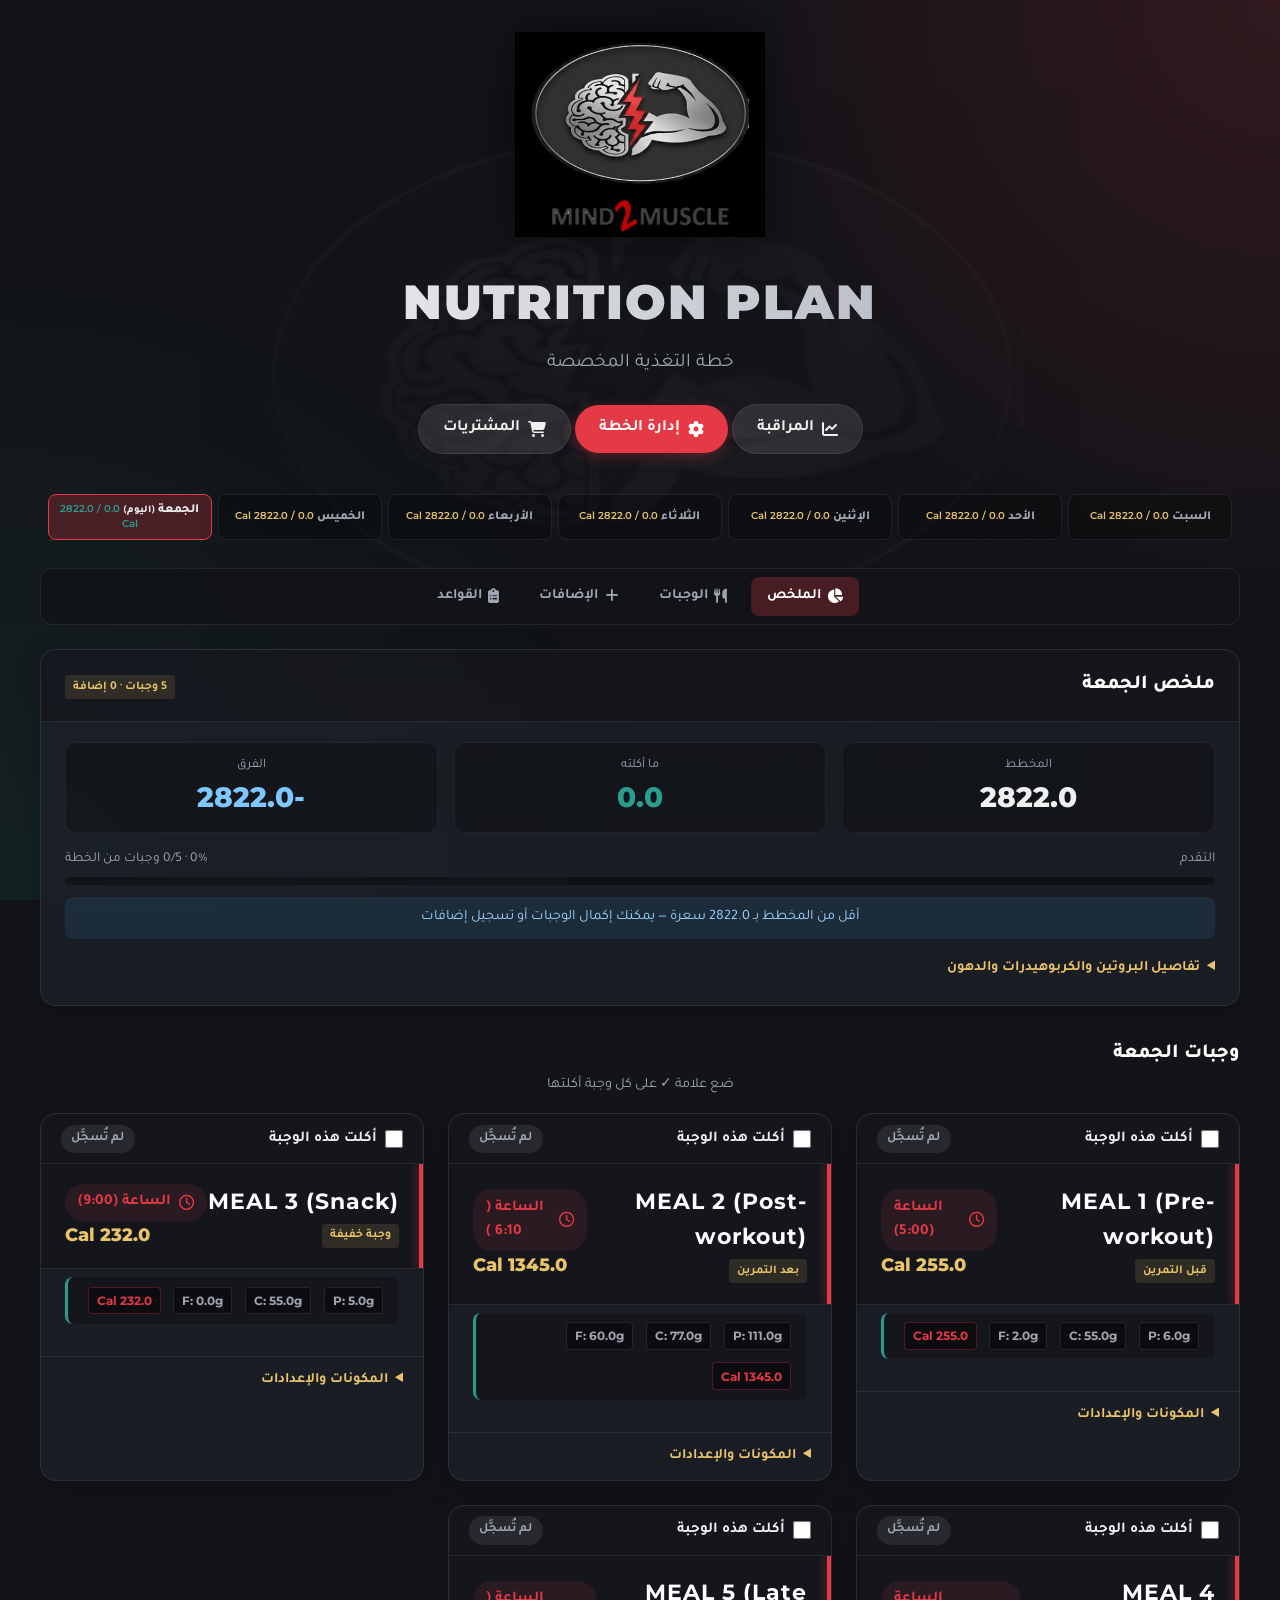
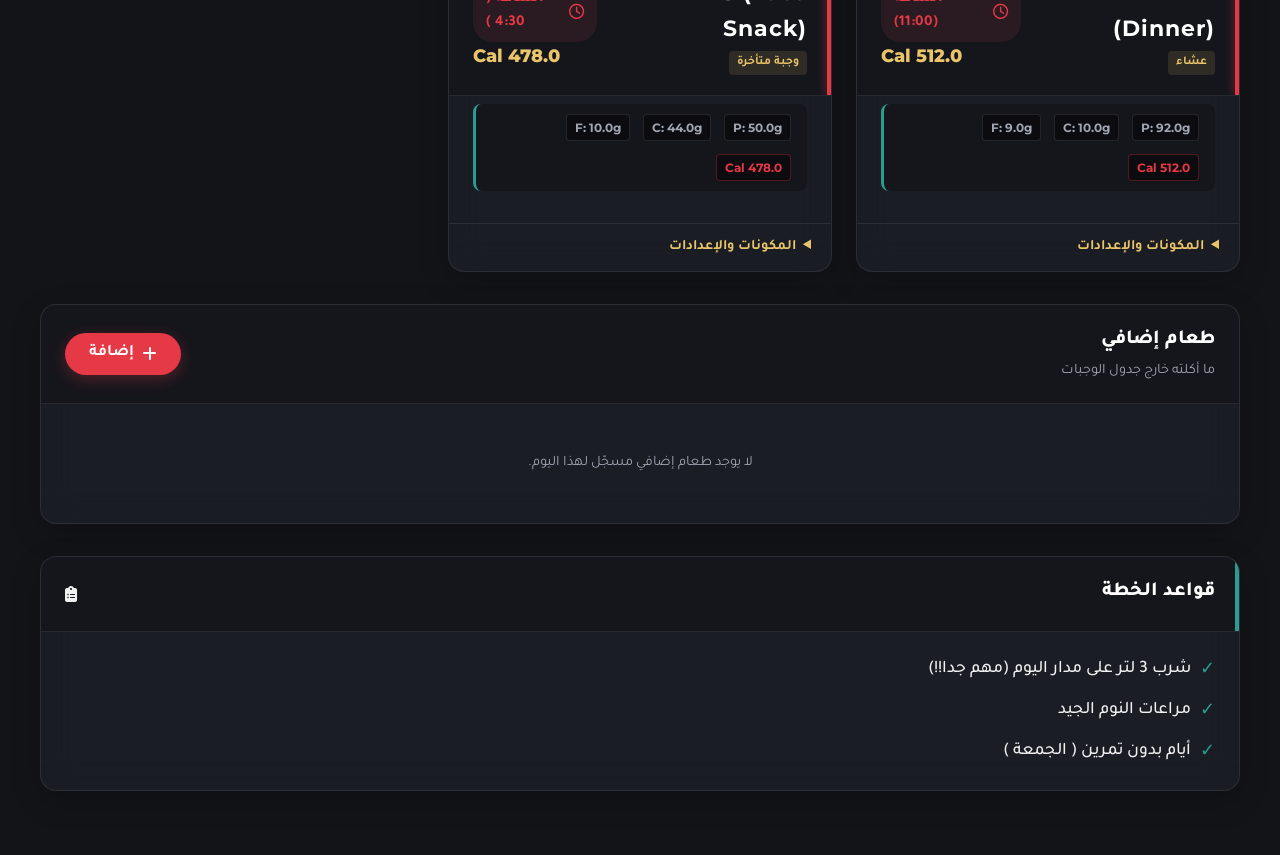
<file: index.html>
<!DOCTYPE html>
<html lang="ar" dir="rtl">

<head>
    <meta charset="UTF-8">
    <meta name="viewport" content="width=device-width, initial-scale=1.0">
    <title>Mind2Muscle - Nutrition Plan</title>
    <link
        href="https://fonts.googleapis.com/css2?family=Tajawal:wght@400;500;700;800&family=Montserrat:wght@700;900&display=swap"
        rel="stylesheet">
    <link rel="stylesheet" href="style.css">
    <link rel="stylesheet" href="dashboard.css">
    <link rel="stylesheet" href="https://cdnjs.cloudflare.com/ajax/libs/font-awesome/6.4.0/css/all.min.css">
</head>

<body class="home-page">

    <div class="watermark"></div>

    <div class="container">
        <header class="header-section">
            <div class="logo-container">
                <img src="image1_1.jpeg" alt="Mind2Muscle" class="logo" id="main-logo"
                    onerror="this.src='image1_3.png'; if(this.src=='image1_3.png') {this.onerror=function(){this.style.display='none';}}">
            </div>
            <h1 class="main-title" id="plan-title">Nutrition Plan</h1>
            <p class="subtitle" id="plan-subtitle">خطة التغذية المخصصة</p>
            <div class="header-action">
                <a href="progress.html" class="btn btn-secondary"><i class="fa-solid fa-chart-line"></i> المراقبة</a>
                <a href="manage.html" class="btn btn-primary"><i class="fa-solid fa-gear"></i> إدارة الخطة</a>
                <a href="manage.html?tab=grocery" class="btn btn-secondary"><i class="fa-solid fa-cart-shopping"></i> المشتريات</a>
            </div>
        </header>

        <nav class="week-day-nav" id="week-day-nav" aria-label="أيام الأسبوع"></nav>

        <nav class="dash-jump-nav" aria-label="أقسام الصفحة">
            <a href="#section-summary" class="dash-jump-link"><i class="fa-solid fa-chart-pie"></i> الملخص</a>
            <a href="#section-meals" class="dash-jump-link"><i class="fa-solid fa-utensils"></i> الوجبات</a>
            <a href="#section-extras" class="dash-jump-link"><i class="fa-solid fa-plus"></i> الإضافات</a>
            <a href="#section-rules" class="dash-jump-link"><i class="fa-solid fa-clipboard-list"></i> القواعد</a>
        </nav>

        <section id="section-summary" class="dash-section">
            <div id="day-macros-summary" class="summary-shell" aria-live="polite"></div>
        </section>

        <section id="section-meals" class="dash-section">
            <div class="section-head">
                <h2 class="section-title" id="meals-section-title">وجبات اليوم</h2>
                <p class="section-desc">ضع علامة ✓ على كل وجبة أكلتها</p>
            </div>
            <div class="meals-grid" id="meals-container"></div>
        </section>

        <section id="section-extras" class="dash-section">
            <div class="card extras-card">
                <div class="card-header extras-card-header">
                    <div>
                        <h2 class="section-title">طعام إضافي</h2>
                        <p class="section-desc">ما أكلته خارج جدول الوجبات</p>
                    </div>
                    <button type="button" id="btn-add-intake" class="btn btn-primary">
                        <i class="fa-solid fa-plus"></i> إضافة
                    </button>
                </div>
                <div class="card-body">
                    <div id="intake-extras-list" class="extras-list"></div>
                </div>
            </div>
        </section>

        <section id="section-rules" class="dash-section">
            <div class="card rules-card">
                <div class="card-header">
                    <h2 class="section-title">قواعد الخطة</h2>
                    <i class="fa-solid fa-clipboard-list header-icon"></i>
                </div>
                <div class="card-body">
                    <ul class="rules-items" id="rules-container"></ul>
                </div>
            </div>
        </section>
    </div>

    <div id="intake-modal" class="intake-modal" hidden aria-hidden="true" role="dialog" aria-labelledby="intake-modal-title" aria-modal="true">
        <div class="intake-modal-backdrop" data-close-intake></div>
        <div class="intake-modal-panel card">
            <div class="intake-modal-header">
                <h3 id="intake-modal-title">إضافة طعام</h3>
                <button type="button" class="btn-icon" data-close-intake aria-label="إغلاق"><i class="fa-solid fa-xmark"></i></button>
            </div>
            <div class="intake-type-tabs">
                <button type="button" class="intake-type-btn active" data-intake-type="meal">وجبة من القوالب</button>
                <button type="button" class="intake-type-btn" data-intake-type="food">طعام من المكتبة</button>
                <button type="button" class="intake-type-btn" data-intake-type="custom">إدخال يدوي</button>
            </div>
            <div class="intake-modal-body">
                <div class="intake-form-panel" data-panel="meal">
                    <label for="intake-meal-search">بحث</label>
                    <input type="search" id="intake-meal-search" class="form-control" placeholder="ابحث عن وجبة...">
                    <label for="intake-meal-select">الوجبة</label>
                    <select id="intake-meal-select" class="form-control" size="5"></select>
                    <label for="intake-meal-servings">عدد الحصص</label>
                    <input type="number" id="intake-meal-servings" class="form-control" value="1" min="0.25" step="0.25">
                </div>
                <div class="intake-form-panel" data-panel="food" hidden>
                    <label for="intake-food-search">بحث</label>
                    <input type="search" id="intake-food-search" class="form-control" placeholder="ابحث عن طعام...">
                    <label for="intake-food-select">الطعام</label>
                    <select id="intake-food-select" class="form-control" size="5"></select>
                    <label for="intake-food-amount">الكمية</label>
                    <div class="intake-qty-row">
                        <input type="number" id="intake-food-amount" class="form-control" value="1" min="0.01" step="0.01">
                        <span id="intake-food-unit-label" class="intake-unit-label"></span>
                    </div>
                </div>
                <div class="intake-form-panel" data-panel="custom" hidden>
                    <label for="intake-custom-name">ماذا أكلت؟</label>
                    <input type="text" id="intake-custom-name" class="form-control" placeholder="مثال: قهوة مع حليب">
                    <p class="text-muted" style="margin:0.75rem 0 0.5rem;font-size:0.85rem;">القيم الغذائية (اختياري)</p>
                    <div class="intake-custom-macros">
                        <div><label for="intake-custom-p">بروتين</label><input type="number" id="intake-custom-p" class="form-control" min="0" step="0.1" value="0"></div>
                        <div><label for="intake-custom-c">كربوهيدرات</label><input type="number" id="intake-custom-c" class="form-control" min="0" step="0.1" value="0"></div>
                        <div><label for="intake-custom-f">دهون</label><input type="number" id="intake-custom-f" class="form-control" min="0" step="0.1" value="0"></div>
                        <div><label for="intake-custom-cal">سعرات</label><input type="number" id="intake-custom-cal" class="form-control" min="0" step="0.1" value="0"></div>
                    </div>
                </div>
            </div>
            <div class="intake-modal-footer">
                <button type="button" class="btn btn-secondary" data-close-intake>إلغاء</button>
                <button type="button" class="btn btn-primary" id="intake-modal-save"><i class="fa-solid fa-check"></i> حفظ</button>
            </div>
        </div>
    </div>

    <script src="data.js"></script>
    <script src="app.js"></script>
</body>

</html>
</file>
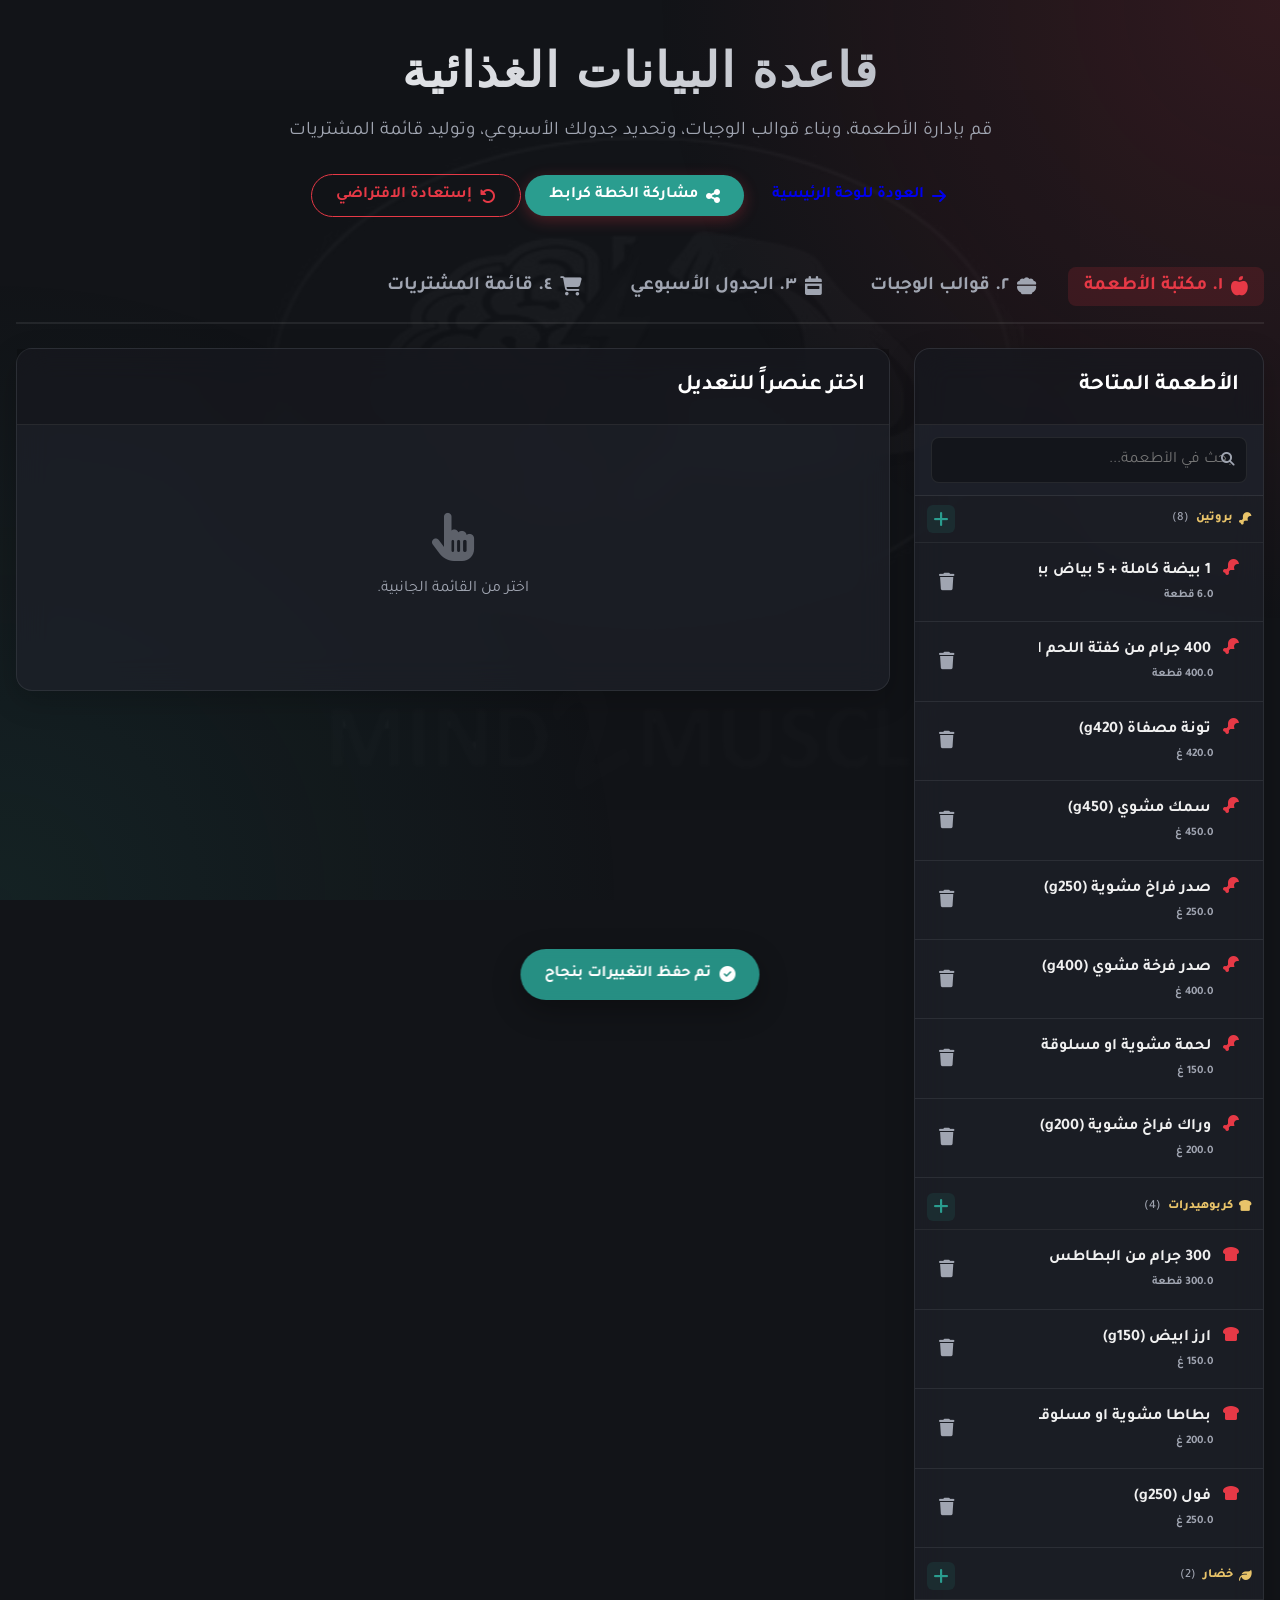
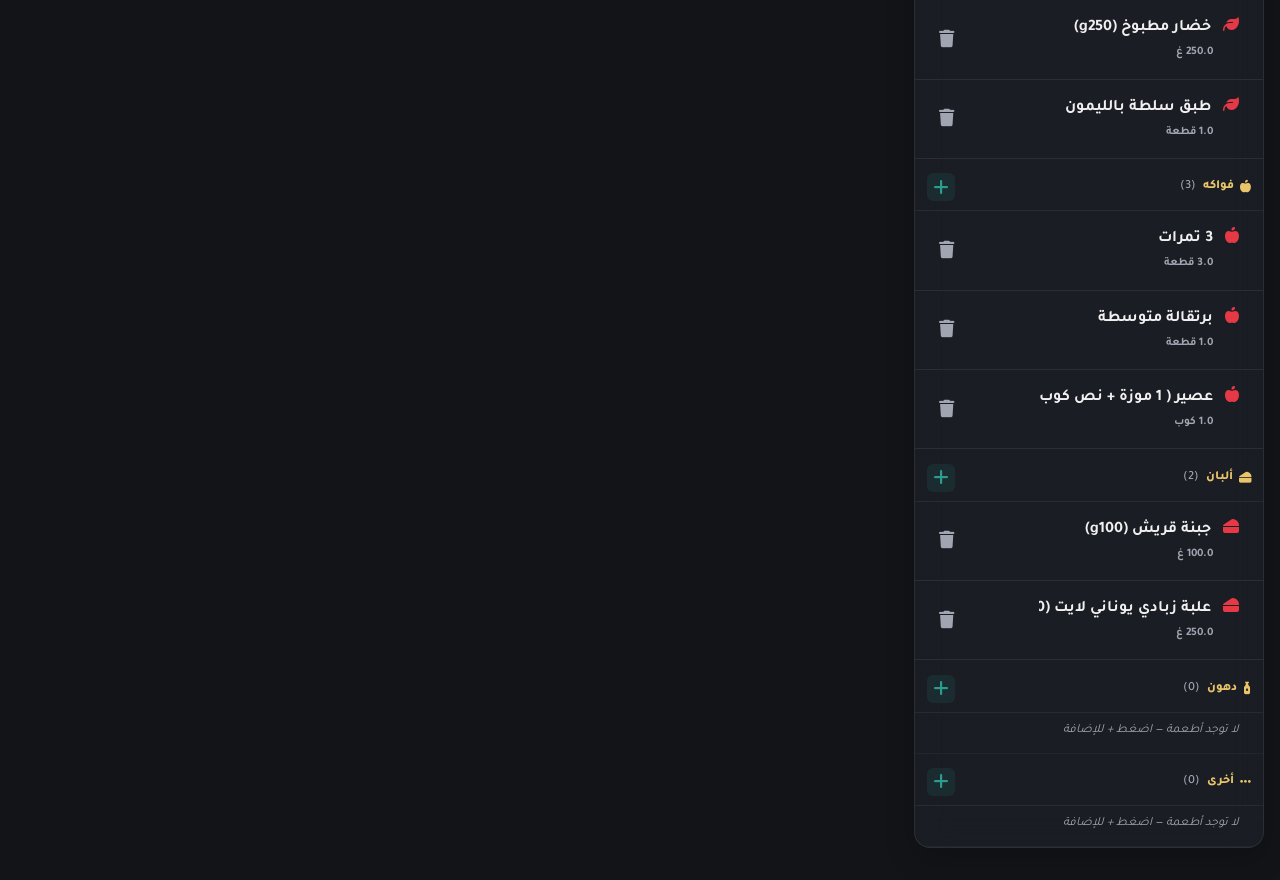
<file: manage.html>
<!DOCTYPE html>
<html lang="ar" dir="rtl">

<head>
    <meta charset="UTF-8">
    <meta name="viewport" content="width=device-width, initial-scale=1.0">
    <title>إدارة قاعدة البيانات الغذائية</title>
    <link
        href="https://fonts.googleapis.com/css2?family=Tajawal:wght@400;500;700;800&family=Montserrat:wght@700;900&display=swap"
        rel="stylesheet">
    <link rel="stylesheet" href="style.css">
    <link rel="stylesheet" href="https://cdnjs.cloudflare.com/ajax/libs/font-awesome/6.4.0/css/all.min.css">
</head>

<body class="manage-page">

    <div class="watermark"></div>

    <div class="container manage-container">

        <header class="header-section">
            <h1 class="main-title">قاعدة البيانات الغذائية</h1>
            <p class="subtitle" style="margin-bottom:1rem;">قم بإدارة الأطعمة، وبناء قوالب الوجبات، وتحديد جدولك الأسبوعي، وتوليد قائمة المشتريات
            </p>
            <div class="header-action">
                <a href="index.html" class="btn"><i class="fa-solid fa-arrow-right"></i> العودة للوحة الرئيسية</a>
                <button id="btn-share-link" class="btn btn-primary" style="background:var(--accent-green);"><i
                        class="fa-solid fa-share-nodes"></i> مشاركة الخطة كرابط</button>
                <button id="btn-reset-all" class="btn btn-danger"><i class="fa-solid fa-rotate-left"></i> إستعادة
                    الافتراضي</button>
            </div>
        </header>

        <!-- Tabs Navigation -->
        <div class="tabs-nav">
            <button class="tab-btn active" data-tab="foods"><i class="fa-solid fa-apple-whole"></i> ١. مكتبة
                الأطعمة</button>
            <button class="tab-btn" data-tab="meals"><i class="fa-solid fa-bowl-food"></i> ٢. قوالب الوجبات</button>
            <button class="tab-btn" data-tab="schedule"><i class="fa-solid fa-calendar-week"></i> ٣. الجدول
                الأسبوعي</button>
            <button class="tab-btn" data-tab="grocery"><i class="fa-solid fa-cart-shopping"></i> ٤. قائمة
                المشتريات</button>
        </div>

        <div class="management-grid">

            <!-- Left Sidebar (Dynamic List) -->
            <div class="card sidebar-card" id="sidebar">
                <div class="card-header">
                    <h2 class="section-title" id="sidebar-title">العناصر</h2>
                    <button id="btn-add-item" class="btn-icon" title="إضافة جديد"><i
                            class="fa-solid fa-plus"></i></button>
                </div>
                <div class="card-body" id="list-container">
                    <!-- Populated by manage.js -->
                </div>
            </div>

            <!-- Right Area (Editor) -->
            <div class="card editor-card" id="editor">
                <div class="card-header">
                    <h2 class="section-title" id="editor-title">اختر عنصراً للتعديل</h2>
                </div>
                <div class="card-body" id="editor-content">
                    <div class="empty-state">
                        <i class="fa-solid fa-hand-pointer"></i>
                        <p>اختر من القائمة الجانبية.</p>
                    </div>
                </div>
            </div>

        </div>

        <div id="save-toast" class="toast">
            <i class="fa-solid fa-check-circle"></i> تم حفظ التغييرات بنجاح
        </div>
    </div>

    <!-- Searchable Select Modal (Injected via JS but styled in CSS) -->

    <script src="data.js"></script>
    <script src="manage.js"></script>
</body>

</html>
</file>
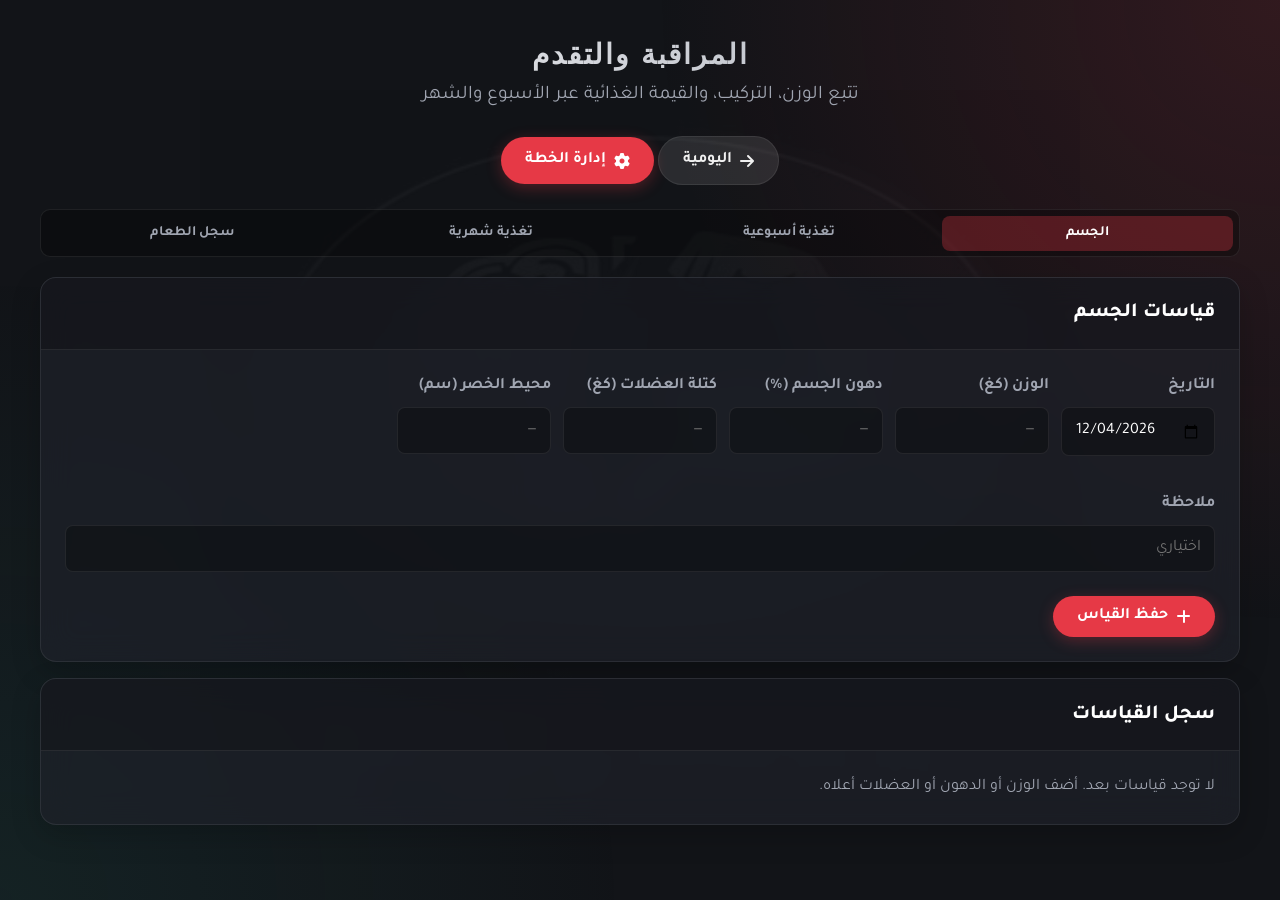
<file: progress.html>
<!DOCTYPE html>
<html lang="ar" dir="rtl">

<head>
    <meta charset="UTF-8">
    <meta name="viewport" content="width=device-width, initial-scale=1.0">
    <title>المراقبة الأسبوعية والشهرية - Mind2Muscle</title>
    <link
        href="https://fonts.googleapis.com/css2?family=Tajawal:wght@400;500;700;800&family=Montserrat:wght@700;900&display=swap"
        rel="stylesheet">
    <link rel="stylesheet" href="style.css">
    <link rel="stylesheet" href="dashboard.css">
    <link rel="stylesheet" href="progress.css">
    <link rel="stylesheet" href="https://cdnjs.cloudflare.com/ajax/libs/font-awesome/6.4.0/css/all.min.css">
</head>

<body class="home-page progress-page">

    <div class="watermark"></div>

    <div class="container">
        <header class="header-section" style="margin-bottom:1.5rem;">
            <h1 class="main-title" style="font-size:1.75rem;">المراقبة والتقدم</h1>
            <p class="subtitle">تتبع الوزن، التركيب، والقيمة الغذائية عبر الأسبوع والشهر</p>
            <div class="header-action">
                <a href="index.html" class="btn btn-secondary"><i class="fa-solid fa-arrow-right"></i> اليومية</a>
                <a href="manage.html" class="btn btn-primary"><i class="fa-solid fa-gear"></i> إدارة الخطة</a>
            </div>
        </header>

        <nav class="progress-tabs" role="tablist">
            <button type="button" class="progress-tab active" data-tab="body" role="tab">الجسم</button>
            <button type="button" class="progress-tab" data-tab="week" role="tab">تغذية أسبوعية</button>
            <button type="button" class="progress-tab" data-tab="month" role="tab">تغذية شهرية</button>
            <button type="button" class="progress-tab" data-tab="foodlog" role="tab">سجل الطعام</button>
        </nav>

        <!-- Body metrics -->
        <section class="progress-panel active" data-panel="body" id="panel-body">
            <div class="card">
                <div class="card-header">
                    <h2 class="section-title" style="margin:0;">قياسات الجسم</h2>
                </div>
                <div class="card-body">
                    <form id="body-metric-form" class="body-form">
                        <div class="body-form-row">
                            <div class="form-group">
                                <label for="body-date">التاريخ</label>
                                <input type="date" id="body-date" class="form-control" required>
                            </div>
                            <div class="form-group">
                                <label for="body-weight">الوزن (كغ)</label>
                                <input type="number" id="body-weight" class="form-control" step="0.1" min="0" placeholder="—">
                            </div>
                            <div class="form-group">
                                <label for="body-fat">دهون الجسم (%)</label>
                                <input type="number" id="body-fat" class="form-control" step="0.1" min="0" max="100" placeholder="—">
                            </div>
                            <div class="form-group">
                                <label for="body-muscle">كتلة العضلات (كغ)</label>
                                <input type="number" id="body-muscle" class="form-control" step="0.1" min="0" placeholder="—">
                            </div>
                            <div class="form-group">
                                <label for="body-waist">محيط الخصر (سم)</label>
                                <input type="number" id="body-waist" class="form-control" step="0.1" min="0" placeholder="—">
                            </div>
                        </div>
                        <div class="form-group">
                            <label for="body-note">ملاحظة</label>
                            <input type="text" id="body-note" class="form-control" placeholder="اختياري">
                        </div>
                        <button type="submit" class="btn btn-primary"><i class="fa-solid fa-plus"></i> حفظ القياس</button>
                    </form>
                </div>
            </div>
            <div class="card" style="margin-top:1rem;">
                <div class="card-header">
                    <h2 class="section-title" style="margin:0;">سجل القياسات</h2>
                </div>
                <div class="card-body">
                    <div id="body-metrics-table"></div>
                </div>
            </div>
        </section>

        <!-- Weekly nutrition -->
        <section class="progress-panel" data-panel="week" id="panel-week" hidden>
            <div class="period-controls card">
                <div class="card-body period-controls-inner">
                    <button type="button" class="btn btn-secondary btn-sm" id="week-prev"><i class="fa-solid fa-chevron-right"></i></button>
                    <span id="week-range-label" class="period-label"></span>
                    <button type="button" class="btn btn-secondary btn-sm" id="week-next"><i class="fa-solid fa-chevron-left"></i></button>
                    <button type="button" class="btn btn-sm" id="week-this">هذا الأسبوع</button>
                </div>
            </div>
            <div id="week-report"></div>
        </section>

        <!-- Monthly nutrition -->
        <section class="progress-panel" data-panel="month" id="panel-month" hidden>
            <div class="period-controls card">
                <div class="card-body period-controls-inner">
                    <button type="button" class="btn btn-secondary btn-sm" id="month-prev"><i class="fa-solid fa-chevron-right"></i></button>
                    <span id="month-range-label" class="period-label"></span>
                    <button type="button" class="btn btn-secondary btn-sm" id="month-next"><i class="fa-solid fa-chevron-left"></i></button>
                    <button type="button" class="btn btn-sm" id="month-this">هذا الشهر</button>
                </div>
            </div>
            <div id="month-report"></div>
        </section>

        <!-- Food log -->
        <section class="progress-panel" data-panel="foodlog" id="panel-foodlog" hidden>
            <div class="period-controls card">
                <div class="card-body period-controls-inner">
                    <label class="foodlog-filter">
                        <input type="checkbox" id="foodlog-flagged-only"> عرض المُعلَّم للمراجعة فقط
                    </label>
                    <select id="foodlog-range" class="form-control" style="max-width:160px;">
                        <option value="week">هذا الأسبوع</option>
                        <option value="month">هذا الشهر</option>
                        <option value="30">آخر 30 يوم</option>
                    </select>
                </div>
            </div>
            <div class="card">
                <div class="card-header">
                    <h2 class="section-title" style="margin:0;">الإضافات والأطعمة المسجّلة</h2>
                    <span class="text-muted" style="font-size:0.85rem;">علّم الخطأ من الصفحة اليومية بزر <i class="fa-solid fa-flag"></i></span>
                </div>
                <div class="card-body">
                    <div id="food-log-table"></div>
                </div>
            </div>
        </section>
    </div>

    <script src="data.js"></script>
    <script src="progress.js"></script>
</body>

</html>
</file>
<file: style.css>
:root {
    --bg-color: #121418;
    --card-bg: rgba(30, 34, 42, 0.7);
    --card-border: rgba(255, 255, 255, 0.08);
    --text-primary: #f0f0f0;
    --text-secondary: #a0a5b1;
    --accent-red: #e63946;
    --accent-red-glow: rgba(230, 57, 70, 0.6);
    --accent-green: #2a9d8f;
    --accent-yellow: #e9c46a;
    --btn-primary-bg: #e63946;
    --btn-primary-hover: #c92f3b;
    --highlight-bg: rgba(230, 57, 70, 0.15);
    --glass-blur: blur(16px);
    --transition-speed: 0.3s;
}

* {
    margin: 0;
    padding: 0;
    box-sizing: border-box;
}

body {
    font-family: 'Tajawal', sans-serif;
    background-color: var(--bg-color);
    color: var(--text-primary);
    min-height: 100vh;
    padding: 2rem 1rem;
    position: relative;
    overflow-x: hidden;
    line-height: 1.6;
}

/* Background Effects */
body::before {
    content: '';
    position: fixed;
    top: 0;
    left: 0;
    width: 100%;
    height: 100%;
    background: radial-gradient(circle at top right, rgba(230, 57, 70, 0.15), transparent 40%),
        radial-gradient(circle at bottom left, rgba(42, 157, 143, 0.1), transparent 40%);
    z-index: -2;
    pointer-events: none;
}

.watermark {
    position: fixed;
    top: 50%;
    left: 50%;
    transform: translate(-50%, -50%);
    width: 80vw;
    height: 80vh;
    background-image: url('image1_1.jpeg');
    background-repeat: no-repeat;
    background-position: center;
    background-size: contain;
    opacity: 0.03;
    z-index: -1;
    pointer-events: none;
    filter: grayscale(100%);
}

.container {
    max-width: 1200px;
    margin: 0 auto;
    position: relative;
    z-index: 1;
}

/* Header */
.header-section {
    text-align: center;
    margin-bottom: 3rem;
    animation: fadeInDown 0.8s ease-out;
}

.logo {
    max-width: 250px;
    filter: drop-shadow(0 0 20px rgba(0, 0, 0, 0.5));
    transition: transform var(--transition-speed);
    margin-bottom: 1rem;
}

.logo:hover {
    transform: scale(1.05);
}

.main-title {
    font-family: 'Montserrat', sans-serif;
    font-size: 3rem;
    font-weight: 900;
    text-transform: uppercase;
    letter-spacing: 2px;
    background: linear-gradient(90deg, #fff, var(--text-secondary));
    -webkit-background-clip: text;
    background-clip: text;
    -webkit-text-fill-color: transparent;
    margin-bottom: 0.5rem;
}

.subtitle {
    font-size: 1.2rem;
    color: var(--text-secondary);
}

.header-action {
    margin-top: 1.5rem;
}

/* Buttons */
.btn {
    display: inline-flex;
    align-items: center;
    gap: 0.5rem;
    padding: 0.7rem 1.5rem;
    border-radius: 30px;
    font-family: 'Tajawal', sans-serif;
    font-weight: 700;
    text-decoration: none;
    cursor: pointer;
    transition: all 0.3s ease;
    border: none;
    font-size: 1rem;
}

.btn-primary {
    background: var(--btn-primary-bg);
    color: white;
    box-shadow: 0 4px 15px rgba(230, 57, 70, 0.3);
}

.btn-primary:hover {
    background: var(--btn-primary-hover);
    transform: translateY(-2px);
    box-shadow: 0 6px 20px rgba(230, 57, 70, 0.5);
}

.btn-secondary {
    background: rgba(255, 255, 255, 0.1);
    color: var(--text-primary);
    border: 1px solid var(--card-border);
}

.btn-secondary:hover {
    background: rgba(255, 255, 255, 0.2);
}

.btn-danger {
    background: transparent;
    color: var(--accent-red);
    border: 1px solid var(--accent-red);
}

.btn-danger:hover {
    background: var(--accent-red);
    color: white;
}

.btn-icon {
    background: transparent;
    border: none;
    cursor: pointer;
    color: var(--text-primary);
    transition: color 0.2s;
    font-size: 1.1rem;
}

.btn-icon:hover {
    color: var(--accent-red);
}

.text-danger {
    color: var(--accent-red) !important;
}

.text-green {
    color: var(--accent-green) !important;
}

.text-muted {
    color: var(--text-secondary) !important;
}

/* Grids */
.meals-grid {
    display: grid;
    grid-template-columns: repeat(auto-fit, minmax(350px, 1fr));
    gap: 1.5rem;
    margin-bottom: 2rem;
}

.extras-grid {
    display: grid;
    grid-template-columns: repeat(auto-fit, minmax(400px, 1fr));
    gap: 1.5rem;
}

/* Glass Cards */
.card {
    background: var(--card-bg);
    backdrop-filter: var(--glass-blur);
    -webkit-backdrop-filter: var(--glass-blur);
    border: 1px solid var(--card-border);
    border-radius: 16px;
    overflow: hidden;
    box-shadow: 0 10px 30px rgba(0, 0, 0, 0.2);
    transition: transform var(--transition-speed), box-shadow var(--transition-speed), border-color var(--transition-speed);
    animation: fadeInUp 0.8s ease-out backwards;
}

.card:hover {
    border-color: rgba(255, 255, 255, 0.15);
}

/* Card Headers */
.card-header {
    background: rgba(0, 0, 0, 0.2);
    padding: 1.2rem 1.5rem;
    display: flex;
    justify-content: space-between;
    align-items: center;
    border-bottom: 1px solid var(--card-border);
    position: relative;
    overflow: hidden;
}

.meal-card .card-header::before {
    content: '';
    position: absolute;
    top: 0;
    right: 0;
    width: 4px;
    height: 100%;
    background: var(--accent-red);
    box-shadow: 0 0 10px var(--accent-red-glow);
}

.rules-card .card-header::before {
    content: '';
    position: absolute;
    top: 0;
    right: 0;
    width: 4px;
    height: 100%;
    background: var(--accent-green);
}

.meal-title {
    font-family: 'Montserrat', sans-serif;
    font-size: 1.4rem;
    font-weight: 700;
    color: #fff;
    letter-spacing: 1px;
}

.section-title {
    font-size: 1.4rem;
    font-weight: 700;
    color: #fff;
    display: flex;
    align-items: center;
    gap: 0.5rem;
}

.meal-time {
    display: flex;
    align-items: center;
    gap: 0.5rem;
    color: var(--accent-red);
    font-weight: 700;
    background: rgba(230, 57, 70, 0.1);
    padding: 0.4rem 0.8rem;
    border-radius: 20px;
    font-size: 0.95rem;
}

/* Card Body / Main View Dashboard */
.card-body {
    padding: 1.5rem;
}

.meal-components-wrapper {
    display: flex;
    flex-direction: column;
    gap: 1rem;
}

.alt-hint-meal {
    border-right: 2px solid var(--accent-green);
    padding-right: 0.5rem;
}

.alt-hint-schedule {
    margin-top: 0.5rem;
    border-right: 2px solid var(--accent-yellow);
    padding-right: 0.5rem;
}

/* Weekly day navigation */
.week-day-nav {
    display: flex;
    flex-wrap: wrap;
    gap: 0.4rem;
    justify-content: center;
    margin: 1.25rem 0 0.75rem;
    padding: 0.5rem;
}

.sidebar-week-nav {
    justify-content: stretch;
    margin: 0 0 0.75rem;
    padding: 0.75rem;
    border-bottom: 1px solid var(--card-border);
}

.week-day-btn {
    flex: 1;
    min-width: 2.5rem;
    padding: 0.45rem 0.35rem;
    border: 1px solid var(--card-border);
    border-radius: 8px;
    background: rgba(0, 0, 0, 0.25);
    color: var(--text-secondary);
    font-family: 'Tajawal', sans-serif;
    font-size: 0.78rem;
    font-weight: 700;
    cursor: pointer;
    transition: all 0.2s;
}

.week-day-btn--macros {
    display: flex;
    flex-direction: column;
    align-items: center;
    gap: 0.15rem;
    line-height: 1.2;
}

.week-day-label {
    font-weight: 800;
}

.week-day-macros {
    font-size: 0.62rem;
    font-weight: 600;
    font-family: 'Montserrat', sans-serif;
    color: var(--accent-yellow);
    direction: ltr;
}

.week-day-macros--empty {
    color: var(--text-secondary);
    opacity: 0.5;
}

.week-day-btn.active .week-day-macros {
    color: var(--accent-green);
}

.sidebar-week-nav .week-day-btn {
    font-size: 0.72rem;
    padding: 0.4rem 0.2rem;
}

.week-day-btn:hover {
    border-color: rgba(255, 255, 255, 0.2);
    color: var(--text-primary);
}

.week-day-btn.active {
    background: rgba(230, 57, 70, 0.25);
    border-color: var(--accent-red);
    color: var(--text-primary);
}

.week-day-count {
    display: inline-block;
    margin-right: 0.2rem;
    font-size: 0.65rem;
    background: rgba(255, 255, 255, 0.12);
    padding: 0.05rem 0.35rem;
    border-radius: 4px;
}

.week-day-heading {
    text-align: center;
    font-size: 1.1rem;
    font-weight: 800;
    color: var(--accent-yellow);
    margin: 0 0 0.5rem;
}

.day-macros-summary {
    margin: 0 auto 1.25rem;
    max-width: 720px;
}

.day-macros-summary--empty {
    display: none;
}

.day-macros-card {
    background: rgba(0, 0, 0, 0.3);
    border: 1px solid rgba(241, 196, 15, 0.25);
    border-radius: 10px;
    padding: 0.85rem 1.1rem;
    text-align: center;
}

.day-macros-title {
    font-size: 0.9rem;
    font-weight: 700;
    color: var(--accent-yellow);
    margin-bottom: 0.55rem;
    display: flex;
    align-items: center;
    justify-content: center;
    gap: 0.45rem;
}

.day-macros-badges {
    justify-content: center;
    flex-wrap: wrap;
}

.day-macros-compare {
    display: grid;
    grid-template-columns: repeat(auto-fit, minmax(200px, 1fr));
    gap: 0.75rem;
}

.day-macros-card--planned {
    border-color: rgba(255, 255, 255, 0.12);
}

.day-macros-card--eaten {
    border-color: rgba(46, 204, 113, 0.35);
}

.day-macros-card--diff {
    border-color: rgba(241, 196, 15, 0.35);
}

.day-macros-diff-hint {
    font-size: 0.78rem;
    color: var(--text-secondary);
    margin: 0.5rem 0 0;
    text-align: center;
}

.macro-diff--over {
    border-color: rgba(230, 57, 70, 0.5);
    color: #ff8a8a;
}

.macro-diff--under {
    border-color: rgba(52, 152, 219, 0.5);
    color: #7ec8ff;
}

.macro-diff--even {
    opacity: 0.85;
}

.dashboard-planned-header,
.intake-extras-header {
    display: flex;
    flex-wrap: wrap;
    align-items: center;
    justify-content: space-between;
    gap: 0.75rem;
    margin: 1.25rem 0 0.75rem;
}

.dashboard-section-title {
    font-size: 1rem;
    font-weight: 800;
    margin: 0;
    display: flex;
    align-items: center;
    gap: 0.45rem;
    color: var(--accent-yellow);
}

.dashboard-section-hint {
    font-size: 0.8rem;
    color: var(--text-secondary);
    margin: 0;
    flex: 1 1 100%;
}

body.dashboard-page .intake-extras-section {
    margin: 0;
}

.intake-extras-list {
    display: flex;
    flex-direction: column;
    gap: 0.5rem;
}

.intake-extras-empty {
    font-size: 0.88rem;
    color: var(--text-secondary);
    padding: 1rem;
    text-align: center;
    background: rgba(0, 0, 0, 0.2);
    border-radius: 8px;
}

.intake-extra-row {
    display: flex;
    align-items: center;
    justify-content: space-between;
    gap: 0.75rem;
    padding: 0.75rem 1rem;
}

.intake-extra-main {
    flex: 1;
    min-width: 0;
    display: flex;
    flex-wrap: wrap;
    align-items: center;
    gap: 0.5rem 1rem;
}

.intake-extra-name {
    font-weight: 700;
}

.intake-extra-macros {
    flex: 1 1 100%;
}

.meal-eaten-toggle {
    display: flex;
    align-items: center;
    gap: 0.5rem;
    margin-bottom: 0.75rem;
    padding: 0.5rem 0.75rem;
    background: rgba(46, 204, 113, 0.08);
    border: 1px solid rgba(46, 204, 113, 0.25);
    border-radius: 8px;
    cursor: pointer;
    font-weight: 700;
    font-size: 0.9rem;
}

.meal-eaten-toggle input {
    width: 1.15rem;
    height: 1.15rem;
    accent-color: var(--accent-green);
}

.meal-card--eaten {
    border-color: rgba(46, 204, 113, 0.45);
    box-shadow: 0 0 0 1px rgba(46, 204, 113, 0.15);
}

.meal-card--eaten .meal-eaten-toggle {
    background: rgba(46, 204, 113, 0.2);
}

.meal-card:not(.meal-card--eaten) .meal-eaten-toggle-text {
    color: var(--text-secondary);
}

/* Intake modal */
.intake-modal {
    position: fixed;
    inset: 0;
    z-index: 1000;
    display: flex;
    align-items: center;
    justify-content: center;
    padding: 1rem;
}

.intake-modal[hidden] {
    display: none;
}

.intake-modal-backdrop {
    position: absolute;
    inset: 0;
    background: rgba(0, 0, 0, 0.65);
}

.intake-modal-panel {
    position: relative;
    width: 100%;
    max-width: 420px;
    max-height: 90vh;
    overflow-y: auto;
    z-index: 1;
    padding: 0;
}

.intake-modal-header {
    display: flex;
    justify-content: space-between;
    align-items: center;
    padding: 1rem 1.25rem;
    border-bottom: 1px solid var(--card-border);
}

.intake-modal-header h3 {
    margin: 0;
    font-size: 1.05rem;
}

.intake-type-tabs {
    display: flex;
    flex-wrap: wrap;
    gap: 0.35rem;
    padding: 0.75rem 1rem 0;
}

.intake-type-btn {
    flex: 1;
    min-width: 5rem;
    padding: 0.45rem 0.5rem;
    border: 1px solid var(--card-border);
    border-radius: 6px;
    background: rgba(0, 0, 0, 0.25);
    color: var(--text-secondary);
    font-family: 'Tajawal', sans-serif;
    font-size: 0.75rem;
    font-weight: 700;
    cursor: pointer;
}

.intake-type-btn.active {
    background: rgba(230, 57, 70, 0.25);
    border-color: var(--accent-red);
    color: white;
}

.intake-modal-body {
    padding: 1rem 1.25rem;
}

.intake-modal-body label {
    display: block;
    font-size: 0.85rem;
    font-weight: 700;
    margin-bottom: 0.35rem;
    color: var(--text-secondary);
}

.intake-modal-body .form-control {
    width: 100%;
    margin-bottom: 0.75rem;
    padding: 0.5rem 0.65rem;
    border: 1px solid var(--card-border);
    border-radius: 6px;
    background: rgba(0, 0, 0, 0.3);
    color: var(--text-primary);
    font-family: 'Tajawal', sans-serif;
}

.intake-modal-body select.form-control {
    min-height: 8rem;
}

.intake-qty-row {
    display: flex;
    gap: 0.5rem;
    align-items: center;
}

.intake-unit-label {
    font-weight: 700;
    color: var(--accent-yellow);
    min-width: 3rem;
}

.intake-custom-macros {
    display: grid;
    grid-template-columns: repeat(4, 1fr);
    gap: 0.5rem;
}

.intake-custom-macros label {
    font-size: 0.72rem;
    margin-bottom: 0.2rem;
}

.intake-modal-footer {
    display: flex;
    justify-content: flex-end;
    gap: 0.5rem;
    padding: 0.75rem 1.25rem 1rem;
    border-top: 1px solid var(--card-border);
}

.empty-day-card {
    grid-column: 1 / -1;
    text-align: center;
    padding: 2rem;
}

.empty-day-card .empty-state {
    padding: 2rem;
}

.schedule-day-meals-title {
    font-size: 0.9rem;
    font-weight: 700;
    color: var(--text-secondary);
    margin: 0 0 0.65rem;
}

.schedule-day-meals {
    list-style: none;
    margin: 0;
    padding: 0;
}

.schedule-day-meal-row {
    display: grid;
    grid-template-columns: 1fr 2fr auto;
    gap: 0.5rem;
    align-items: center;
    padding: 0.55rem 0.75rem;
    background: rgba(0, 0, 0, 0.2);
    border-radius: 6px;
    margin-bottom: 0.35rem;
    font-size: 0.88rem;
}

.schedule-day-meal-time {
    color: var(--text-secondary);
    font-size: 0.8rem;
}

.schedule-day-meal-macros {
    font-family: 'Montserrat', sans-serif;
    font-weight: 700;
    color: var(--accent-yellow);
    direction: ltr;
    text-align: left;
}

.meal-category-badge {
    display: inline-block;
    margin-top: 0.25rem;
    font-size: 0.75rem;
    font-weight: 700;
    color: var(--accent-yellow);
    background: rgba(233, 196, 106, 0.12);
    padding: 0.15rem 0.5rem;
    border-radius: 4px;
}

.meal-component-nested {
    border-right: 3px solid var(--accent-green);
    background: rgba(42, 157, 143, 0.06);
    padding-right: 0.75rem;
    border-radius: 6px;
}

.nested-icon {
    color: var(--accent-green) !important;
}

.nested-meal-items,
.nested-meal-preview {
    list-style: none;
    margin: 0.5rem 0 0.75rem 0;
    padding: 0 1.5rem 0 0;
    font-size: 0.82rem;
    color: var(--text-secondary);
}

.nested-meal-items li,
.nested-meal-preview li {
    padding: 0.2rem 0;
}

.nested-meal-preview {
    background: rgba(0, 0, 0, 0.15);
    border-radius: 6px;
    padding: 0.5rem 0.75rem;
    margin-bottom: 0.5rem;
}

.meal-component {
    background: rgba(0, 0, 0, 0.15);
    border-radius: 10px;
    padding: 1rem;
    border-right: 3px solid var(--accent-red);
    position: relative;
}

.component-main {
    display: flex;
    align-items: flex-start;
    gap: 0.8rem;
    margin-bottom: 0.5rem;
    font-size: 1.1rem;
    font-weight: 700;
}

.component-icon {
    margin-top: 0.2rem;
    color: var(--text-secondary);
    font-size: 1rem;
}

.component-food-meta {
    display: block;
    font-size: 0.75rem;
    color: var(--accent-yellow);
    margin-top: 0.2rem;
    font-weight: 500;
}

.component-text {
    flex-grow: 1;
}

.alt-hint {
    font-size: 0.85rem;
    color: var(--accent-yellow);
    display: flex;
    align-items: center;
    gap: 0.4rem;
    margin-right: 1.8rem;
    margin-bottom: 0.8rem;
    opacity: 0.8;
}

.component-actions {
    display: flex;
    justify-content: flex-end;
}

.btn-swap {
    background: rgba(255, 255, 255, 0.05);
    color: var(--text-primary);
    border: 1px solid rgba(255, 255, 255, 0.1);
    padding: 0.4rem 0.8rem;
    border-radius: 6px;
    font-size: 0.85rem;
    text-decoration: none;
    transition: all 0.2s;
    display: inline-flex;
    align-items: center;
    gap: 0.4rem;
}

.btn-swap:hover {
    background: rgba(230, 57, 70, 0.2);
    border-color: var(--accent-red);
    color: white;
}

.btn-edit-meal {
    color: var(--text-secondary);
    text-decoration: none;
    font-size: 0.9rem;
    transition: color 0.2s;
}

.btn-edit-meal:hover {
    color: white;
}

/* Rules */
.rules-items {
    list-style: none;
    display: flex;
    flex-direction: column;
    gap: 0.8rem;
}

.rules-items li {
    position: relative;
    padding-right: 1.5rem;
    font-size: 1.1rem;
    font-weight: 500;
}

.rules-items li::before {
    position: absolute;
    right: 0;
    top: 2px;
    color: var(--accent-green);
    content: '✓';
    font-size: 1.1rem;
}

/* =========================================
   MANAGEMENT DASHBOARD STYLES
   ========================================= */

.manage-container {
    max-width: 1400px;
}

.management-grid {
    display: grid;
    grid-template-columns: 350px 1fr;
    gap: 1.5rem;
    align-items: start;
}

@media (max-width: 900px) {
    .management-grid {
        grid-template-columns: 1fr;
    }
}

/* Sidebar Nav */
.sidebar-card .card-body {
    padding: 0;
}

.nav-list {
    list-style: none;
    margin: 0;
    padding: 0;
}

.nav-item {
    border-bottom: 1px solid var(--card-border);
}

.sidebar-foods-tools {
    padding: 0.75rem 1rem;
    border-bottom: 1px solid var(--card-border);
    position: sticky;
    top: 0;
    z-index: 2;
    background: var(--card-bg, rgba(20, 20, 24, 0.98));
}

.sidebar-search-wrap {
    position: relative;
}

.sidebar-search-icon {
    position: absolute;
    right: 0.75rem;
    top: 50%;
    transform: translateY(-50%);
    color: var(--text-secondary);
    font-size: 0.85rem;
    pointer-events: none;
}

.sidebar-search {
    padding-right: 2.25rem;
    font-size: 0.9rem;
}

.nav-meal-category-header {
    color: var(--accent-red);
}

.nav-meal-category-header .btn-add-category {
    color: var(--accent-red) !important;
    background: rgba(230, 57, 70, 0.12);
}

.dropdown-category-label {
    padding: 0.5rem 1rem 0.25rem;
    font-size: 0.72rem;
    font-weight: 800;
    color: var(--accent-yellow);
    cursor: default;
    border-bottom: 1px solid rgba(255, 255, 255, 0.05);
    display: flex;
    align-items: center;
    gap: 0.35rem;
}

.dropdown-category-label:hover {
    background: transparent;
}

.nav-category-header {
    padding: 0.55rem 0.75rem;
    font-size: 0.78rem;
    font-weight: 800;
    color: var(--accent-yellow);
    text-transform: none;
    letter-spacing: 0;
    border-bottom: 1px solid rgba(255, 255, 255, 0.06);
    margin-top: 0.35rem;
    display: flex;
    align-items: center;
    justify-content: space-between;
    gap: 0.5rem;
}

.nav-category-label {
    display: flex;
    align-items: center;
    gap: 0.4rem;
    min-width: 0;
}

.btn-add-category {
    flex-shrink: 0;
    color: var(--accent-green) !important;
    background: rgba(42, 157, 143, 0.12);
    border-radius: 6px;
    width: 28px;
    height: 28px;
}

.btn-add-category:hover {
    background: rgba(42, 157, 143, 0.25);
}

.nav-category-empty {
    padding: 0.5rem 1.5rem 0.75rem;
    font-size: 0.78rem;
    color: var(--text-secondary);
    font-style: italic;
    border-bottom: 1px solid rgba(255, 255, 255, 0.04);
}

.nav-category-header:first-child {
    margin-top: 0;
}

.nav-category-count {
    color: var(--text-secondary);
    font-weight: 500;
}

.nav-item-text {
    flex-grow: 1;
    min-width: 0;
    display: flex;
    flex-direction: column;
    gap: 0.15rem;
}

.nav-item-title {
    display: block;
}

.nav-item-meta {
    font-size: 0.72rem;
    color: var(--text-secondary);
    padding-right: 1.6rem;
}

.nav-item--draggable .nav-header {
    cursor: grab;
}

.nav-item--draggable .nav-header:active {
    cursor: grabbing;
}

.nav-item--draggable .btn-delete {
    cursor: pointer;
}

.nav-item--draggable.is-dragging {
    opacity: 0.55;
}

.nav-item--draggable.is-dragging .nav-header {
    border-color: var(--accent-red);
    box-shadow: 0 4px 12px rgba(230, 57, 70, 0.25);
}

.schedule-drag-handle {
    color: var(--text-secondary);
    cursor: grab;
    flex-shrink: 0;
    padding: 0.25rem 0.35rem;
}

.schedule-drag-handle:active {
    cursor: grabbing;
}

.nav-list--sortable .nav-item--draggable + .nav-item--draggable {
    margin-top: 0;
}

.schedule-copy-panel {
    margin-bottom: 0;
}

.schedule-copy-desc {
    font-size: 0.88rem;
    color: var(--text-secondary);
    margin: 0 0 0.65rem;
}

.schedule-copy-row {
    display: flex;
    flex-wrap: wrap;
    align-items: flex-end;
    gap: 0.5rem;
}

.schedule-copy-row label {
    font-size: 0.85rem;
    width: 100%;
}

.schedule-copy-row .form-control {
    flex: 1;
    min-width: 160px;
}

.schedule-copy-divider {
    height: 1px;
    background: rgba(255, 255, 255, 0.08);
    margin: 1rem 0;
}

.schedule-copy-targets {
    display: flex;
    flex-wrap: wrap;
    gap: 0.5rem 1rem;
    margin-bottom: 0.75rem;
}

.schedule-copy-target {
    display: flex;
    align-items: center;
    gap: 0.35rem;
    font-size: 0.88rem;
    cursor: pointer;
}

.schedule-copy-target small {
    color: var(--text-secondary);
}

.schedule-copy-actions {
    display: flex;
    flex-wrap: wrap;
    gap: 0.5rem;
}

.nav-header {
    padding: 1rem 1.5rem;
    display: flex;
    justify-content: space-between;
    align-items: center;
    cursor: pointer;
    font-weight: 700;
    transition: background 0.2s;
}

.nav-header:hover {
    background: rgba(255, 255, 255, 0.05);
}

.nav-header.active {
    background: rgba(230, 57, 70, 0.15);
    border-right: 4px solid var(--accent-red);
}

.nav-sublist {
    list-style: none;
    background: rgba(0, 0, 0, 0.2);
}

.nav-subitem {
    padding: 0.8rem 1.5rem 0.8rem 2.5rem;
    cursor: pointer;
    color: var(--text-secondary);
    transition: color 0.2s, background 0.2s;
    font-size: 0.95rem;
    display: flex;
    align-items: center;
}

.nav-subitem::before {
    content: '•';
    margin-left: 0.5rem;
    color: var(--accent-yellow);
}

.nav-subitem:hover {
    color: white;
    background: rgba(255, 255, 255, 0.03);
}

.nav-subitem.active {
    color: white;
    background: rgba(255, 255, 255, 0.05);
    font-weight: 700;
}

/* Editor Forms */
.form-group {
    margin-bottom: 1.5rem;
}

.form-group label {
    display: block;
    margin-bottom: 0.5rem;
    font-weight: 700;
    color: var(--text-secondary);
}

.form-control {
    width: 100%;
    background: rgba(0, 0, 0, 0.3);
    border: 1px solid var(--card-border);
    color: white;
    padding: 0.8rem;
    border-radius: 8px;
    font-family: 'Tajawal', sans-serif;
    font-size: 1rem;
    transition: border-color 0.3s;
}

.form-control:focus {
    outline: none;
    border-color: var(--accent-red);
}

textarea.form-control {
    resize: vertical;
}

.highlighted-group {
    background: rgba(230, 57, 70, 0.05);
    padding: 1.5rem;
    border-radius: 8px;
    border: 1px solid rgba(230, 57, 70, 0.2);
}

.manager-list {
    display: flex;
    flex-direction: column;
    gap: 0.8rem;
}

.manager-list-item {
    background: rgba(255, 255, 255, 0.03);
    border: 1px solid var(--card-border);
    border-radius: 8px;
    padding: 0.8rem;
    display: flex;
    align-items: center;
    gap: 1rem;
}

.drag-handle {
    color: var(--text-secondary);
    cursor: grab;
    padding: 0 0.5rem;
}

.item-content {
    flex-grow: 1;
}

.item-actions {
    display: flex;
    gap: 0.8rem;
}

.flex-col {
    flex-direction: column;
    gap: 0.4rem;
}

.empty-state {
    text-align: center;
    padding: 4rem 2rem;
    color: var(--text-secondary);
}

.empty-state i {
    font-size: 3rem;
    margin-bottom: 1rem;
    opacity: 0.5;
}

.empty-state-small {
    text-align: center;
    padding: 2rem;
    border: 1px dashed var(--card-border);
    border-radius: 8px;
}

/* Truncate long texts */
.truncate {
    white-space: nowrap;
    overflow: hidden;
    text-overflow: ellipsis;
    max-width: 200px;
}

/* Toast */
.toast {
    position: fixed;
    bottom: -100px;
    left: 50%;
    transform: translateX(-50%);
    background: rgba(42, 157, 143, 0.9);
    color: white;
    padding: 0.8rem 1.5rem;
    border-radius: 30px;
    font-weight: 700;
    box-shadow: 0 10px 30px rgba(0, 0, 0, 0.3);
    display: flex;
    align-items: center;
    gap: 0.5rem;
    transition: bottom 0.4s cubic-bezier(0.175, 0.885, 0.32, 1.275);
    z-index: 1000;
    backdrop-filter: blur(5px);
}

.toast.show {
    bottom: 30px;
}

/* =========================================
   RELATIONAL DATABASE UI (TABS & DROPDOWNS)
   ========================================= */

.tabs-nav {
    display: flex;
    gap: 1rem;
    margin-bottom: 1.5rem;
    flex-wrap: wrap;
    border-bottom: 2px solid var(--card-border);
    padding-bottom: 1rem;
}

.tab-btn {
    background: transparent;
    color: var(--text-secondary);
    border: none;
    font-size: 1.2rem;
    font-family: 'Tajawal', sans-serif;
    font-weight: 700;
    cursor: pointer;
    padding: 0.5rem 1rem;
    border-radius: 8px;
    transition: all 0.2s;
    display: flex;
    align-items: center;
    gap: 0.5rem;
}

.tab-btn:hover {
    background: rgba(255, 255, 255, 0.05);
    color: white;
}

.tab-btn.active {
    background: var(--highlight-bg);
    color: var(--accent-red);
}

/* Searchable Custom Dropdown */
.searchable-dropdown {
    position: relative;
    width: 100%;
    font-family: 'Tajawal', sans-serif;
}

.dropdown-header {
    background: rgba(0, 0, 0, 0.3);
    border: 1px solid var(--card-border);
    color: white;
    padding: 0.8rem 1rem;
    border-radius: 8px;
    cursor: pointer;
    display: flex;
    justify-content: space-between;
    align-items: center;
    transition: border-color 0.3s;
}

.dropdown-header:hover {
    border-color: rgba(255, 255, 255, 0.2);
}

.management-grid .editor-card.card {
    overflow: visible;
}

.management-grid .editor-card .card-body {
    overflow: visible;
}

.meal-slot,
.nested-meal-dropdown-holder,
.active-dropdown-holder {
    overflow: visible;
    position: relative;
}

.searchable-dropdown {
    z-index: 1;
}

.searchable-dropdown:focus-within {
    z-index: 10001;
}

.dropdown-body {
    position: absolute;
    top: calc(100% + 5px);
    left: 0;
    right: 0;
    width: 100%;
    background: #1e222a;
    border: 1px solid var(--accent-red);
    border-radius: 8px;
    z-index: 10002;
    box-shadow: 0 10px 30px rgba(0, 0, 0, 0.5);
    overflow: hidden;
}

.nested-meal-dropdown:focus-within .dropdown-body {
    border-color: var(--accent-green);
}

.dropdown-search {
    border: none !important;
    border-bottom: 1px solid var(--card-border) !important;
    border-radius: 0 !important;
    background: transparent !important;
}

.dropdown-list {
    list-style: none;
    max-height: 200px;
    overflow-y: auto;
    margin: 0;
    padding: 0;
}

.dropdown-list li {
    padding: 0.8rem 1rem;
    cursor: pointer;
    color: var(--text-primary);
    border-bottom: 1px solid rgba(255, 255, 255, 0.02);
    transition: background 0.2s;
}

.dropdown-list li:hover {
    background: rgba(230, 57, 70, 0.2);
}

.dropdown-list li.selected {
    background: rgba(230, 57, 70, 0.4);
    font-weight: 700;
}

.dropdown-list li.dropdown-empty-msg {
    cursor: default;
    color: var(--text-secondary);
    font-style: italic;
}

.dropdown-list li.dropdown-empty-msg:hover {
    background: transparent;
}

.dropdown-action {
    padding: 0.8rem;
    border-top: 1px solid var(--card-border);
    background: rgba(0, 0, 0, 0.2);
}

/* Animations */
@keyframes fadeInUp {
    from {
        opacity: 0;
        transform: translateY(30px);
    }

    to {
        opacity: 1;
        transform: translateY(0);
    }
}

@keyframes fadeInDown {
    from {
        opacity: 0;
        transform: translateY(-30px);
    }

    to {
        opacity: 1;
        transform: translateY(0);
    }
}


/* =========================================
   MACRONUTRIENTS BADGES
   ========================================= */

.comp-macros {
    display: flex;
    gap: 0.5rem;
    flex-wrap: wrap;
    margin-top: 0.5rem;
    margin-bottom: 0.5rem;
}

.macro-badge {
    background: rgba(0, 0, 0, 0.4);
    border: 1px solid rgba(255, 255, 255, 0.1);
    color: var(--text-secondary);
    font-size: 0.75rem;
    padding: 0.2rem 0.5rem;
    border-radius: 4px;
    font-weight: 700;
    font-family: 'Montserrat', sans-serif;
    /* Monospace-like for numbers */
}

.highlight-macro {
    color: var(--accent-red);
    border-color: rgba(230, 57, 70, 0.3);
}

.meal-total-macros {
    display: flex;
    gap: 0.8rem;
    flex-wrap: wrap;
    align-items: center;
    background: rgba(0, 0, 0, 0.2);
    padding: 0.6rem 1rem;
    border-radius: 8px;
    border-left: 3px solid var(--accent-green);
    margin-top: 0.5rem;
    font-family: 'Montserrat', sans-serif;
}

.meal-total-macros span strong {
    color: var(--text-primary);
    font-family: 'Tajawal', sans-serif;
    margin-left: 0.5rem;
    /* RTL padding */
}

.meal-editor-totals {
    margin-bottom: 1.5rem;
}

.meal-qty-controls {
    background: rgba(42, 157, 143, 0.08);
    border: 1px solid rgba(42, 157, 143, 0.2);
    border-radius: 8px;
    padding: 0.75rem;
    margin-bottom: 0.75rem;
}

.meal-qty-label {
    display: block;
    font-size: 0.9rem;
    font-weight: 700;
    margin-bottom: 0.5rem;
    color: var(--text-primary);
}

.meal-qty-min-hint {
    font-weight: 500;
    color: var(--accent-yellow);
    font-size: 0.8rem;
}

.alt-list-item .item-content.alt-item-content {
    flex: 1;
    min-width: 0;
    display: flex;
    flex-direction: column;
    gap: 0.5rem;
}

.meal-qty-controls--compact {
    margin-top: 0;
}

.meal-qty-controls--compact .meal-qty-row {
    margin-top: 0;
}

.meal-qty-label--compact {
    font-size: 0.8rem;
    margin-bottom: 0.25rem;
    display: block;
    color: var(--text-secondary);
}

.alt-list-item .meal-qty-controls--compact .meal-qty-row {
    max-width: 220px;
}

.component-macros-block--alt {
    margin-top: 0.5rem;
    padding: 0.65rem 0.75rem;
    background: rgba(230, 57, 70, 0.08);
    border-radius: 8px;
    border: 1px solid rgba(230, 57, 70, 0.2);
}

.component-macros-block--alt .component-macros-label {
    font-size: 0.8rem;
    color: var(--accent-yellow);
}

.component-macros-block--primary {
    margin-bottom: 0.25rem;
}

.alt-macros-list {
    margin-top: 0.5rem;
    display: flex;
    flex-direction: column;
    gap: 0.4rem;
}

.alt-macros-row {
    padding: 0.5rem 0.65rem;
    background: rgba(230, 57, 70, 0.06);
    border-radius: 6px;
    border: 1px solid rgba(230, 57, 70, 0.15);
}

.alt-macros-label {
    display: block;
    font-size: 0.78rem;
    color: var(--accent-yellow);
    margin-bottom: 0.35rem;
}

.component-macros-primary {
    margin-top: 0.35rem;
}

.meal-swap-panel {
    margin-top: 0.75rem;
    padding: 0.65rem 0.75rem;
    background: rgba(42, 157, 143, 0.08);
    border: 1px solid rgba(42, 157, 143, 0.25);
    border-radius: 8px;
}

.component-swap-panel {
    background: rgba(230, 57, 70, 0.08);
    border-color: rgba(230, 57, 70, 0.25);
}

.schedule-meal-swap-holder {
    margin-bottom: 1rem;
}

.meal-swap-label {
    display: block;
    font-size: 0.82rem;
    color: var(--accent-yellow);
    margin-bottom: 0.5rem;
}

.meal-swap-btns {
    display: flex;
    flex-wrap: wrap;
    gap: 0.4rem;
}

.meal-swap-btn,
.food-swap-btn {
    font-family: 'Tajawal', sans-serif;
    font-size: 0.82rem;
    padding: 0.35rem 0.65rem;
    border-radius: 6px;
    border: 1px solid var(--card-border);
    background: rgba(0, 0, 0, 0.25);
    color: var(--text-primary);
    cursor: pointer;
    transition: background 0.2s, border-color 0.2s;
}

.meal-swap-btn:hover,
.food-swap-btn:hover {
    border-color: var(--accent-green);
    background: rgba(42, 157, 143, 0.15);
}

.meal-swap-btn.is-active,
.food-swap-btn.is-active {
    border-color: var(--accent-red);
    background: rgba(230, 57, 70, 0.2);
    cursor: default;
}

.meal-swap-btn small {
    opacity: 0.85;
    font-size: 0.75rem;
}

.btn-use-meal-alt,
.btn-use-food-alt {
    white-space: nowrap;
    font-size: 0.78rem;
    padding: 0.25rem 0.5rem;
}

.override-badge {
    display: inline-block;
    font-size: 0.7rem;
    padding: 0.1rem 0.4rem;
    margin-right: 0.35rem;
    border-radius: 4px;
    background: rgba(42, 157, 143, 0.25);
    color: #8fd4c8;
    vertical-align: middle;
}

.schedule-component-swaps-panel {
    margin-top: 1.5rem;
    padding: 1rem;
    background: rgba(255, 193, 7, 0.06);
    border: 1px solid rgba(255, 193, 7, 0.25);
    border-radius: 8px;
}

.sched-comp-swap-row {
    padding: 0.75rem;
    margin-bottom: 0.65rem;
    background: rgba(0, 0, 0, 0.2);
    border-radius: 8px;
    border: 1px solid rgba(255, 255, 255, 0.06);
}

.sched-comp-swap-row:last-child {
    margin-bottom: 0;
}

.sched-comp-swap-head {
    display: flex;
    align-items: center;
    gap: 0.5rem;
    margin-bottom: 0.25rem;
}

.sched-comp-swap-actions {
    display: flex;
    flex-wrap: wrap;
    gap: 0.5rem;
    margin-top: 0.5rem;
    align-items: center;
}

.sched-comp-edit {
    text-decoration: none;
}

.meal-qty-row {
    display: flex;
    align-items: center;
    gap: 0.5rem;
}

.meal-qty-input {
    flex: 1;
    min-width: 0;
    text-align: center;
    font-weight: 700;
}

.meal-qty-unit {
    font-size: 0.85rem;
    color: var(--text-secondary);
    min-width: 2.5rem;
}

.meal-qty-disabled {
    font-size: 0.85rem;
    padding: 0.5rem 0;
    margin-bottom: 0.75rem;
}

.component-macros-block {
    background: rgba(0, 0, 0, 0.15);
    border: 1px dashed rgba(255, 255, 255, 0.08);
    border-radius: 6px;
    padding: 0.65rem 0.75rem;
    margin-bottom: 0.5rem;
}

.component-macros-label {
    font-size: 0.85rem;
    color: var(--accent-yellow);
    margin-bottom: 0.4rem;
}

.dropdown-food-item {
    display: flex;
    flex-direction: column;
    align-items: flex-start;
    gap: 0.15rem;
}

.dd-food-name {
    font-weight: 600;
}

.dd-food-meta {
    font-size: 0.72rem;
    color: var(--accent-yellow);
}

.dd-food-macros {
    font-size: 0.72rem;
    color: var(--text-secondary);
    font-family: 'Montserrat', sans-serif;
    direction: ltr;
    text-align: left;
}

/* ----- Weekly grocery (tab 4) ----- */
.manage-tab-grocery .management-grid {
    grid-template-columns: minmax(220px, 280px) 1fr;
}

.grocery-sidebar-panel {
    padding: 0.75rem 1rem 0.5rem;
    border-bottom: 1px solid rgba(255, 255, 255, 0.06);
}

.grocery-sidebar-hint {
    font-size: 0.78rem;
    color: var(--text-secondary);
    line-height: 1.5;
    margin: 0 0 0.75rem;
}

.grocery-stats {
    display: grid;
    grid-template-columns: repeat(3, 1fr);
    gap: 0.5rem;
    text-align: center;
    font-size: 0.8rem;
    color: var(--text-secondary);
}

.grocery-stats--4 {
    grid-template-columns: repeat(2, 1fr);
}

@media (min-width: 420px) {
    .grocery-stats--4 {
        grid-template-columns: repeat(4, 1fr);
    }
}

.grocery-weeks-wrap {
    padding: 0.75rem 1rem;
    border-bottom: 1px solid rgba(255, 255, 255, 0.06);
}

.grocery-weeks-control {
    display: flex;
    align-items: center;
    gap: 0.4rem;
    margin-bottom: 0.45rem;
}

.grocery-weeks-btn {
    flex: 0 0 auto;
    width: 2.25rem;
    height: 2.25rem;
    border: 1px solid rgba(255, 255, 255, 0.12);
    background: rgba(0, 0, 0, 0.25);
    color: var(--text-secondary);
    border-radius: 6px;
    cursor: pointer;
    display: flex;
    align-items: center;
    justify-content: center;
    transition: background 0.2s, color 0.2s, border-color 0.2s;
}

.grocery-weeks-btn:hover {
    color: white;
    border-color: rgba(255, 255, 255, 0.25);
}

.grocery-weeks-input {
    flex: 1;
    text-align: center;
    font-weight: 700;
    min-width: 0;
}

.grocery-weeks-hint {
    font-size: 0.75rem;
    color: var(--text-secondary);
    line-height: 1.45;
    margin: 0;
}

.grocery-weeks-badge {
    display: inline-block;
    margin-inline-start: 0.5rem;
    padding: 0.15rem 0.45rem;
    border-radius: 4px;
    font-size: 0.78rem;
    font-weight: 700;
    background: rgba(230, 57, 70, 0.15);
    color: var(--accent-yellow);
}

.grocery-stat-num {
    display: block;
    font-size: 1.35rem;
    font-weight: 800;
    color: var(--accent-yellow);
    font-family: 'Montserrat', sans-serif;
}

.grocery-days-wrap {
    padding: 0.75rem 1rem;
    border-bottom: 1px solid rgba(255, 255, 255, 0.06);
}

.grocery-days-title {
    font-size: 0.82rem;
    font-weight: 700;
    margin-bottom: 0.5rem;
    color: var(--text-secondary);
}

.grocery-day-toggles {
    display: flex;
    flex-wrap: wrap;
    gap: 0.35rem;
    margin-bottom: 0.5rem;
}

.grocery-day-toggle {
    border: 1px solid rgba(255, 255, 255, 0.12);
    background: rgba(0, 0, 0, 0.25);
    color: var(--text-secondary);
    border-radius: 6px;
    padding: 0.35rem 0.55rem;
    font-size: 0.78rem;
    font-weight: 700;
    cursor: pointer;
    transition: background 0.2s, color 0.2s, border-color 0.2s;
}

.grocery-day-toggle:hover {
    color: white;
    border-color: rgba(255, 255, 255, 0.25);
}

.grocery-day-toggle.active {
    background: rgba(230, 57, 70, 0.2);
    border-color: var(--accent-red);
    color: white;
}

.grocery-day-actions {
    display: flex;
    gap: 0.5rem;
}

.grocery-sidebar-actions {
    display: flex;
    flex-direction: column;
    gap: 0.45rem;
    padding: 0.75rem 1rem;
    border-bottom: 1px solid rgba(255, 255, 255, 0.06);
}

.grocery-sidebar-actions .btn {
    width: 100%;
    justify-content: center;
}

.grocery-custom-form {
    padding: 0.75rem 1rem 1rem;
    display: flex;
    flex-direction: column;
    gap: 0.45rem;
}

.grocery-main {
    padding: 0.25rem 0;
}

.grocery-toolbar {
    margin-bottom: 1.25rem;
}

.grocery-search-wrap {
    margin-bottom: 0.85rem;
}

.grocery-progress-label {
    font-size: 0.85rem;
    color: var(--text-secondary);
    margin-bottom: 0.35rem;
}

.grocery-progress-bar {
    height: 8px;
    background: rgba(0, 0, 0, 0.35);
    border-radius: 999px;
    overflow: hidden;
}

.grocery-progress-fill {
    height: 100%;
    background: linear-gradient(90deg, var(--accent-green), var(--accent-yellow));
    border-radius: 999px;
    transition: width 0.25s ease;
}

.grocery-category-section {
    margin-bottom: 1.5rem;
}

.grocery-category-title {
    font-size: 1rem;
    font-weight: 800;
    margin: 0 0 0.65rem;
    padding-bottom: 0.4rem;
    border-bottom: 2px solid rgba(230, 57, 70, 0.35);
    display: flex;
    align-items: center;
    gap: 0.5rem;
}

.grocery-category-list {
    display: flex;
    flex-direction: column;
    gap: 0.35rem;
}

.grocery-row {
    display: flex;
    align-items: flex-start;
    gap: 0.65rem;
    padding: 0.65rem 0.85rem;
    background: rgba(0, 0, 0, 0.2);
    border: 1px solid rgba(255, 255, 255, 0.06);
    border-radius: 8px;
    cursor: pointer;
    transition: background 0.2s, border-color 0.2s, opacity 0.2s;
}

.grocery-row:hover {
    background: rgba(255, 255, 255, 0.04);
}

.grocery-row--checked {
    opacity: 0.55;
    border-color: rgba(46, 204, 113, 0.35);
}

.grocery-row--checked .grocery-row-name {
    text-decoration: line-through;
}

.grocery-row-check {
    width: 1.1rem;
    height: 1.1rem;
    margin-top: 0.2rem;
    flex-shrink: 0;
    accent-color: var(--accent-green);
    cursor: pointer;
}

.grocery-row-body {
    flex: 1;
    min-width: 0;
    display: flex;
    flex-wrap: wrap;
    align-items: baseline;
    gap: 0.5rem 1rem;
}

.grocery-row-name {
    font-weight: 700;
    flex: 1 1 140px;
}

.grocery-row-qty {
    font-family: 'Montserrat', sans-serif;
    font-weight: 700;
    color: var(--accent-yellow);
    direction: ltr;
}

.grocery-row-qty--custom {
    font-size: 0.78rem;
    color: var(--text-secondary);
    font-weight: 500;
}

.grocery-row-sources {
    flex: 1 1 100%;
    font-size: 0.75rem;
    color: var(--text-secondary);
}

.grocery-row-sources summary {
    cursor: pointer;
    color: var(--accent-green);
}

.grocery-row-sources ul {
    margin: 0.35rem 0 0;
    padding-right: 1.1rem;
}

.grocery-row-delete {
    flex-shrink: 0;
    color: var(--text-secondary);
}

.grocery-row-delete:hover {
    color: var(--accent-red);
}

.grocery-empty {
    padding: 2rem 1rem;
}

@media print {
    body.grocery-print-mode .watermark,
    body.grocery-print-mode .header-section,
    body.grocery-print-mode .tabs-nav,
    body.grocery-print-mode .sidebar-card,
    body.grocery-print-mode .no-print,
    body.grocery-print-mode #save-toast,
    body.grocery-print-mode .grocery-row-delete,
    body.grocery-print-mode .grocery-row-check {
        display: none !important;
    }

    body.grocery-print-mode .management-grid {
        display: block;
    }

    body.grocery-print-mode .editor-card {
        box-shadow: none;
        border: none;
    }

    body.grocery-print-mode .grocery-row {
        break-inside: avoid;
        opacity: 1 !important;
    }

    body.grocery-print-mode .grocery-row--checked {
        display: none;
    }

    body.grocery-print-mode {
        background: white;
        color: black;
    }

    body.grocery-print-mode .grocery-row-name {
        text-decoration: none;
        color: black;
    }

    body.grocery-print-mode .grocery-row-qty {
        color: #333;
    }
}

/* =============================================================================
   Dashboard — accessible layout (senior-friendly)
   ============================================================================= */
body.dashboard-page {
    font-size: 1.125rem;
    line-height: 1.65;
    padding: 1.25rem 1rem 3rem;
}

body.dashboard-page .watermark {
    opacity: 0.02;
}

body.dashboard-page .main-title {
    font-size: clamp(1.75rem, 5vw, 2.5rem);
    letter-spacing: 0.5px;
}

body.dashboard-page .subtitle {
    font-size: 1.15rem;
}

.btn-lg {
    padding: 0.85rem 1.35rem;
    font-size: 1.05rem;
    min-height: 3rem;
    border-radius: 12px;
}

.btn-sm {
    padding: 0.5rem 0.9rem;
    font-size: 0.95rem;
    min-height: 2.5rem;
    border-radius: 10px;
}

.dash-header {
    margin-bottom: 1rem;
}

/* Multi-page dashboard */
body.dashboard-page {
    padding-bottom: 5.5rem;
}

.dash-context-bar {
    display: flex;
    flex-wrap: wrap;
    align-items: center;
    justify-content: center;
    gap: 0.65rem 1rem;
    padding: 0.85rem 1rem;
    margin-bottom: 1rem;
    background: rgba(0, 0, 0, 0.45);
    border: 2px solid rgba(233, 196, 106, 0.35);
    border-radius: 12px;
    position: sticky;
    top: 0.5rem;
    z-index: 50;
    backdrop-filter: blur(12px);
}

.dash-context-change-day {
    display: inline-flex;
    align-items: center;
    gap: 0.45rem;
    padding: 0.5rem 0.85rem;
    border-radius: 8px;
    border: 2px solid rgba(255, 255, 255, 0.2);
    background: rgba(230, 57, 70, 0.2);
    color: var(--text-primary);
    font-family: 'Tajawal', sans-serif;
    font-size: 1.05rem;
    font-weight: 800;
    cursor: pointer;
}

.dash-context-change-day:hover {
    background: rgba(230, 57, 70, 0.35);
}

.dash-context-cal {
    font-size: 0.95rem;
    color: var(--text-secondary);
}

.dash-context-cal strong {
    color: var(--accent-yellow);
    font-family: 'Montserrat', sans-serif;
}

.dash-context-page {
    font-size: 0.85rem;
    padding: 0.25rem 0.65rem;
    background: rgba(255, 255, 255, 0.08);
    border-radius: 999px;
    color: var(--accent-green);
    font-weight: 700;
}

.dash-main {
    min-height: 50vh;
}

.dash-view {
    display: none;
    animation: dashViewIn 0.25s ease;
}

.dash-view.active {
    display: block;
}

.dash-view[hidden] {
    display: none !important;
}

@keyframes dashViewIn {
    from {
        opacity: 0;
        transform: translateY(8px);
    }
    to {
        opacity: 1;
        transform: translateY(0);
    }
}

.dash-page-nav {
    display: flex;
    align-items: center;
    justify-content: space-between;
    gap: 0.75rem;
    margin-top: 1.5rem;
    padding-top: 1.25rem;
    border-top: 2px solid rgba(255, 255, 255, 0.08);
}

.dash-page-indicator {
    font-size: 0.95rem;
    font-weight: 700;
    color: var(--text-secondary);
    text-align: center;
    flex: 1;
}

.dash-btn-prev,
.dash-btn-next {
    min-width: 7rem;
    flex-shrink: 0;
}

/* Bottom navigation */
.dash-bottom-nav {
    position: fixed;
    bottom: 0;
    left: 0;
    right: 0;
    z-index: 200;
    display: flex;
    justify-content: space-around;
    align-items: stretch;
    gap: 0.15rem;
    padding: 0.4rem 0.35rem calc(0.4rem + env(safe-area-inset-bottom, 0));
    background: rgba(18, 20, 26, 0.97);
    border-top: 2px solid rgba(255, 255, 255, 0.12);
    box-shadow: 0 -8px 24px rgba(0, 0, 0, 0.45);
    backdrop-filter: blur(16px);
}

.dash-nav-btn {
    flex: 1;
    display: flex;
    flex-direction: column;
    align-items: center;
    justify-content: center;
    gap: 0.2rem;
    min-height: 3.5rem;
    max-width: 5.5rem;
    padding: 0.35rem 0.2rem;
    border: none;
    border-radius: 10px;
    background: transparent;
    color: var(--text-secondary);
    font-family: 'Tajawal', sans-serif;
    font-size: 0.72rem;
    font-weight: 700;
    cursor: pointer;
    transition: background 0.2s, color 0.2s;
}

.dash-nav-btn i {
    font-size: 1.25rem;
}

.dash-nav-btn:hover {
    color: var(--text-primary);
    background: rgba(255, 255, 255, 0.06);
}

.dash-nav-btn.active {
    color: white;
    background: rgba(230, 57, 70, 0.35);
    box-shadow: inset 0 0 0 2px rgba(230, 57, 70, 0.6);
}

.dash-nav-btn.active i {
    color: var(--accent-yellow);
}

@media (min-width: 768px) {
    .dash-bottom-nav {
        max-width: 520px;
        left: 50%;
        transform: translateX(-50%);
        border-radius: 16px 16px 0 0;
    }

    .dash-nav-btn {
        font-size: 0.8rem;
    }

    .dash-nav-btn span {
        display: block;
    }
}

@media (max-width: 380px) {
    .dash-nav-btn span {
        font-size: 0.62rem;
    }

    .dash-context-bar {
        flex-direction: column;
        text-align: center;
    }
}

.dash-header-actions {
    display: flex;
    flex-wrap: wrap;
    gap: 0.75rem;
    justify-content: center;
}

.dash-panel {
    background: rgba(20, 22, 28, 0.85);
    border: 2px solid var(--card-border);
    border-radius: 16px;
    padding: 1.25rem 1.35rem 1.5rem;
    margin-bottom: 0;
    box-shadow: 0 8px 24px rgba(0, 0, 0, 0.25);
}

body.dashboard-page .dash-main .dash-panel {
    margin-bottom: 0;
}

.dash-panel-head {
    display: flex;
    align-items: flex-start;
    gap: 1rem;
    margin-bottom: 1.15rem;
}

.dash-panel-head--row {
    flex-wrap: wrap;
    align-items: center;
    justify-content: space-between;
}

.dash-panel-head-main {
    display: flex;
    align-items: flex-start;
    gap: 1rem;
    flex: 1;
    min-width: 200px;
}

.dash-step-badge {
    flex-shrink: 0;
    width: 2.5rem;
    height: 2.5rem;
    display: flex;
    align-items: center;
    justify-content: center;
    background: var(--accent-red);
    color: white;
    font-weight: 800;
    font-size: 1.2rem;
    border-radius: 50%;
    box-shadow: 0 2px 8px rgba(230, 57, 70, 0.4);
}

.dash-step-badge--muted {
    background: rgba(255, 255, 255, 0.12);
    font-size: 1rem;
}

.dash-panel-title {
    font-size: 1.35rem;
    font-weight: 800;
    margin: 0 0 0.25rem;
    color: var(--text-primary);
}

.dash-panel-desc {
    margin: 0;
    font-size: 1rem;
    color: var(--text-secondary);
}

.dash-selected-day {
    text-align: center;
    font-size: 1.15rem;
    margin: 0.75rem 0 0;
    padding: 0.65rem;
    background: rgba(233, 196, 106, 0.12);
    border-radius: 8px;
}

.dash-selected-day strong {
    color: var(--accent-yellow);
}

/* Week nav — large touch targets */
body.dashboard-page .dash-week-nav {
    display: grid;
    grid-template-columns: repeat(auto-fit, minmax(7.5rem, 1fr));
    gap: 0.6rem;
    margin: 0;
    padding: 0;
}

body.dashboard-page .week-day-btn {
    min-height: 4.5rem;
    padding: 0.65rem 0.5rem;
    font-size: 0.95rem;
    border-width: 2px;
    border-radius: 12px;
}

body.dashboard-page .week-day-btn.active {
    border-width: 3px;
    box-shadow: 0 0 0 2px rgba(230, 57, 70, 0.35);
}

body.dashboard-page .week-day-label {
    font-size: 1.05rem;
    display: block;
    margin-bottom: 0.35rem;
}

.week-day-today {
    font-size: 0.8rem;
    color: var(--accent-green);
    font-weight: 700;
}

.week-day-stat {
    display: block;
    font-size: 0.78rem;
    line-height: 1.4;
    color: var(--text-secondary);
}

.week-day-stat strong {
    color: var(--accent-yellow);
    font-family: 'Montserrat', sans-serif;
    font-size: 0.95rem;
}

.week-day-stat-label {
    color: var(--text-secondary);
}

/* Day summary */
.day-summary-card {
    background: rgba(0, 0, 0, 0.25);
    border-radius: 12px;
    padding: 1.15rem;
}

.day-summary-hero {
    display: grid;
    grid-template-columns: repeat(auto-fit, minmax(140px, 1fr));
    gap: 0.75rem;
    margin-bottom: 1rem;
}

.day-summary-stat {
    text-align: center;
    padding: 0.85rem 0.5rem;
    border-radius: 10px;
    border: 2px solid rgba(255, 255, 255, 0.1);
}

.day-summary-stat--planned {
    background: rgba(255, 255, 255, 0.04);
}

.day-summary-stat--eaten {
    background: rgba(46, 204, 113, 0.1);
    border-color: rgba(46, 204, 113, 0.3);
}

.day-summary-stat--diff.macro-diff--over {
    background: rgba(230, 57, 70, 0.12);
    border-color: rgba(230, 57, 70, 0.4);
}

.day-summary-stat--diff.macro-diff--under {
    background: rgba(52, 152, 219, 0.12);
    border-color: rgba(52, 152, 219, 0.35);
}

.day-summary-stat-label {
    display: block;
    font-size: 0.9rem;
    color: var(--text-secondary);
    margin-bottom: 0.25rem;
}

.day-summary-stat-value {
    display: block;
    font-family: 'Montserrat', sans-serif;
    font-size: 2rem;
    font-weight: 900;
    line-height: 1.1;
    color: var(--text-primary);
}

.day-summary-stat--eaten .day-summary-stat-value {
    color: var(--accent-green);
}

.day-summary-stat-unit {
    display: block;
    font-size: 0.8rem;
    color: var(--text-secondary);
    margin-top: 0.2rem;
}

.day-summary-progress-wrap {
    margin-bottom: 0.85rem;
}

.day-summary-progress-label {
    font-size: 0.95rem;
    margin-bottom: 0.35rem;
    color: var(--text-secondary);
}

.day-summary-progress-track {
    height: 14px;
    background: rgba(0, 0, 0, 0.4);
    border-radius: 999px;
    overflow: hidden;
}

.day-summary-progress-fill {
    height: 100%;
    background: linear-gradient(90deg, var(--accent-green), var(--accent-yellow));
    border-radius: 999px;
    transition: width 0.3s ease;
}

.day-summary-status {
    text-align: center;
    font-size: 1.05rem;
    font-weight: 700;
    padding: 0.75rem;
    border-radius: 8px;
    margin: 0;
}

.summary-status--over {
    background: rgba(230, 57, 70, 0.15);
    color: #ffb4b4;
}

.summary-status--under {
    background: rgba(52, 152, 219, 0.15);
    color: #9ed4ff;
}

.summary-status--even {
    background: rgba(46, 204, 113, 0.12);
    color: #8fdfb8;
}

.day-summary-details {
    margin-top: 1rem;
    border-top: 1px solid rgba(255, 255, 255, 0.08);
    padding-top: 0.75rem;
}

.day-summary-details summary {
    cursor: pointer;
    font-weight: 700;
    font-size: 1rem;
    color: var(--accent-yellow);
    padding: 0.5rem 0;
    list-style-position: inside;
}

.day-summary-details-grid {
    display: flex;
    flex-direction: column;
    gap: 1.25rem;
    margin-top: 0.75rem;
}

.day-detail-block {
    background: rgba(0, 0, 0, 0.2);
    border: 1px solid rgba(255, 255, 255, 0.08);
    border-radius: 10px;
    padding: 0.85rem 1rem;
}

.day-detail-title {
    font-size: 1rem;
    font-weight: 800;
    margin: 0 0 0.65rem;
    color: var(--accent-yellow);
}

/* Macro grid (readable Arabic) */
.macro-grid {
    display: grid;
    grid-template-columns: repeat(4, minmax(0, 1fr));
    gap: 0.5rem;
}

.macro-grid-item {
    display: flex;
    flex-direction: column;
    align-items: center;
    justify-content: center;
    gap: 0.25rem;
    min-height: 3.75rem;
    min-width: 0;
    text-align: center;
    padding: 0.45rem 0.35rem;
    background: rgba(0, 0, 0, 0.2);
    border-radius: 8px;
    border: 1px solid rgba(255, 255, 255, 0.06);
    overflow: hidden;
}

.macro-grid-item--hero {
    background: rgba(233, 196, 106, 0.12);
    border-color: rgba(233, 196, 106, 0.25);
}

.macro-grid-label {
    display: block;
    font-size: 0.7rem;
    line-height: 1.2;
    color: var(--text-secondary);
    white-space: nowrap;
}

.macro-grid-value {
    display: block;
    font-family: 'Montserrat', sans-serif;
    font-size: clamp(0.9rem, 2.5vw, 1.1rem);
    font-weight: 800;
    line-height: 1.15;
    color: var(--text-primary);
    word-break: break-all;
    max-width: 100%;
}

.macro-grid-item--hero .macro-grid-value {
    font-size: clamp(1rem, 3vw, 1.2rem);
    color: var(--accent-yellow);
}

.macro-grid-value small {
    font-size: 0.7em;
    font-weight: 600;
}

/* Details section: 2×2 grid so labels/values never overlap */
.day-detail-block .macro-grid {
    grid-template-columns: repeat(2, minmax(7rem, 1fr));
    gap: 0.6rem;
}

.day-detail-block .macro-grid-item {
    min-height: 4rem;
    padding: 0.55rem 0.5rem;
}

.day-detail-block .macro-grid-label {
    font-size: 0.8rem;
}

.day-detail-block .macro-grid-value {
    font-size: 1.05rem;
    word-break: normal;
}

.day-detail-block .macro-grid-item--hero .macro-grid-value {
    font-size: 1.2rem;
}

.macro-grid--diff .macro-grid-value.macro-diff--over {
    color: #ff8a8a;
}

.macro-grid--diff .macro-grid-value.macro-diff--under {
    color: #7ec8ff;
}

/* Meals — single column, clear cards */
body.dashboard-page .dash-meals-grid {
    grid-template-columns: 1fr;
    gap: 1.25rem;
    max-width: 720px;
    margin: 0 auto;
}

body.dashboard-page .meal-card {
    animation: none;
    border-width: 2px;
}

body.dashboard-page .meal-card--pending {
    border-color: rgba(255, 255, 255, 0.12);
}

body.dashboard-page .meal-card--eaten {
    border-color: rgba(46, 204, 113, 0.55);
    background: rgba(46, 204, 113, 0.06);
}

.meal-card-check-row {
    display: flex;
    flex-wrap: wrap;
    align-items: center;
    justify-content: space-between;
    gap: 0.75rem;
    padding: 1rem 1.25rem;
    background: rgba(0, 0, 0, 0.25);
    border-bottom: 2px solid var(--card-border);
}

.meal-eaten-toggle {
    display: flex;
    align-items: center;
    gap: 0.85rem;
    cursor: pointer;
    flex: 1;
    min-width: 200px;
}

.meal-eaten-toggle input {
    position: absolute;
    opacity: 0;
    width: 0;
    height: 0;
}

.meal-eaten-toggle-box {
    width: 2rem;
    height: 2rem;
    flex-shrink: 0;
    border: 3px solid rgba(255, 255, 255, 0.35);
    border-radius: 8px;
    display: flex;
    align-items: center;
    justify-content: center;
    background: rgba(0, 0, 0, 0.3);
    transition: all 0.2s;
}

.meal-eaten-toggle-box i {
    opacity: 0;
    color: white;
    font-size: 1.1rem;
}

.meal-eaten-toggle input:checked + .meal-eaten-toggle-box {
    background: var(--accent-green);
    border-color: var(--accent-green);
}

.meal-eaten-toggle input:checked + .meal-eaten-toggle-box i {
    opacity: 1;
}

.meal-eaten-toggle input:focus-visible + .meal-eaten-toggle-box {
    outline: 3px solid var(--accent-yellow);
    outline-offset: 2px;
}

.meal-eaten-toggle-text {
    font-size: 1.15rem;
    font-weight: 800;
}

.meal-status-pill {
    font-size: 0.9rem;
    font-weight: 700;
    padding: 0.4rem 0.85rem;
    border-radius: 999px;
    white-space: nowrap;
}

.meal-status-pill--pending {
    background: rgba(255, 255, 255, 0.08);
    color: var(--text-secondary);
}

.meal-status-pill--done {
    background: rgba(46, 204, 113, 0.25);
    color: #9ae6c4;
}

.meal-card-header {
    padding: 1rem 1.25rem 0.75rem;
    display: flex;
    flex-wrap: wrap;
    justify-content: space-between;
    gap: 1rem;
    align-items: flex-start;
}

.meal-card-index {
    display: block;
    font-size: 0.85rem;
    color: var(--accent-red);
    font-weight: 700;
    margin-bottom: 0.2rem;
}

body.dashboard-page .meal-title {
    font-size: 1.35rem;
    margin: 0 0 0.35rem;
}

.meal-card-when {
    text-align: left;
    flex-shrink: 0;
}

.meal-time-badge {
    display: block;
    font-size: 0.95rem;
    color: var(--text-secondary);
    margin-bottom: 0.35rem;
}

.meal-cal-hero {
    display: block;
    font-family: 'Montserrat', sans-serif;
    font-size: 1.75rem;
    font-weight: 900;
    color: var(--accent-yellow);
    line-height: 1;
}

.meal-cal-hero small {
    font-size: 0.9rem;
    font-weight: 700;
    font-family: 'Tajawal', sans-serif;
}

.meal-card-macros {
    padding: 0 1.25rem 0.75rem;
}

body.dashboard-page .meal-card-macros .macro-grid {
    grid-template-columns: repeat(2, minmax(6.5rem, 1fr));
}

@media (min-width: 480px) {
    body.dashboard-page .meal-card-macros .macro-grid {
        grid-template-columns: repeat(4, minmax(4.25rem, 1fr));
    }
}

.meal-card-alts {
    margin: 0 1.25rem 0.75rem;
    padding: 0.65rem 0.85rem;
    background: rgba(0, 0, 0, 0.2);
    border-radius: 8px;
    font-size: 0.9rem;
}

.meal-details {
    border-top: 2px solid var(--card-border);
    margin: 0;
}

.meal-details summary {
    padding: 1rem 1.25rem;
    font-size: 1.05rem;
    font-weight: 700;
    cursor: pointer;
    color: var(--accent-yellow);
    list-style-position: inside;
}

.meal-details summary:hover {
    background: rgba(255, 255, 255, 0.03);
}

.meal-components-list {
    list-style: none;
    margin: 0;
    padding: 0 1.25rem 1rem;
}

.meal-component-item {
    padding: 0.85rem 0;
    border-bottom: 1px solid rgba(255, 255, 255, 0.06);
}

.meal-component-head {
    display: flex;
    gap: 0.65rem;
    align-items: flex-start;
    margin-bottom: 0.5rem;
}

.meal-component-head > i {
    color: var(--accent-yellow);
    margin-top: 0.2rem;
}

.meal-component-name {
    display: block;
    font-weight: 700;
    font-size: 1.05rem;
}

.meal-component-meta {
    display: block;
    font-size: 0.9rem;
    color: var(--text-secondary);
    margin-top: 0.15rem;
}

.meal-component-macros {
    margin: 0.5rem 0;
}

.meal-component-macros .macro-grid {
    grid-template-columns: repeat(2, minmax(5.5rem, 1fr));
}

.meal-component-macros .macro-grid-value {
    font-size: 0.9rem;
}

.btn-link-small {
    display: inline-block;
    margin-top: 0.35rem;
    font-size: 0.9rem;
    color: var(--accent-green);
    text-decoration: underline;
}

.meal-actions {
    display: flex;
    flex-wrap: wrap;
    gap: 0.5rem;
    padding: 0 1.25rem 1.25rem;
}

/* Extras */
.dash-add-btn {
    flex-shrink: 0;
    width: 100%;
    max-width: 280px;
    justify-content: center;
}

body.dashboard-page .intake-extras-empty {
    text-align: center;
    padding: 1.5rem;
    font-size: 1.05rem;
}

.intake-extras-empty i {
    font-size: 2rem;
    color: var(--text-secondary);
    margin-bottom: 0.75rem;
    display: block;
}

.intake-extras-empty-hint {
    font-size: 0.95rem;
    color: var(--text-secondary);
    margin-top: 0.5rem;
}

body.dashboard-page .intake-extra-row {
    flex-direction: column;
    align-items: stretch;
    gap: 0.75rem;
    padding: 1rem 1.15rem;
}

@media (min-width: 560px) {
    body.dashboard-page .intake-extra-row {
        flex-direction: row;
        align-items: center;
    }
}

.intake-extra-num {
    width: 2rem;
    height: 2rem;
    flex-shrink: 0;
    display: flex;
    align-items: center;
    justify-content: center;
    background: var(--accent-red);
    color: white;
    font-weight: 800;
    border-radius: 50%;
    font-size: 0.95rem;
}

.intake-extra-type {
    display: block;
    font-size: 0.8rem;
    color: var(--text-secondary);
    margin-bottom: 0.2rem;
}

.intake-extra-name {
    font-size: 1.1rem;
    font-weight: 700;
}

.intake-extra-macros-wrap .macro-grid {
    margin-top: 0.5rem;
    grid-template-columns: repeat(2, minmax(6rem, 1fr));
}

@media (min-width: 520px) {
    .intake-extra-macros-wrap .macro-grid {
        grid-template-columns: repeat(4, minmax(4rem, 1fr));
    }
}

/* Rules */
.dash-panel--rules .rules-card {
    background: transparent;
    border: none;
    box-shadow: none;
}

.rules-items--dash {
    list-style: none;
    padding: 0;
    margin: 0;
}

.rules-items--dash li {
    padding: 0.85rem 1rem;
    margin-bottom: 0.5rem;
    background: rgba(0, 0, 0, 0.2);
    border-radius: 8px;
    border-right: 4px solid var(--accent-yellow);
    font-size: 1.05rem;
}

/* Modal — larger */
body.dashboard-page .intake-modal-panel {
    max-width: 480px;
}

body.dashboard-page .intake-modal-intro {
    padding: 0 1.25rem 0.75rem;
    margin: 0;
    color: var(--text-secondary);
    font-size: 0.95rem;
}

body.dashboard-page .intake-type-btn {
    font-size: 0.9rem;
    padding: 0.65rem 0.5rem;
    min-height: 2.75rem;
}

body.dashboard-page .form-control-lg {
    font-size: 1.05rem;
    padding: 0.65rem 0.85rem;
    min-height: 2.75rem;
}

.btn-close-large {
    font-size: 1.35rem;
    padding: 0.5rem;
}

.intake-optional-label {
    font-size: 0.9rem;
    color: var(--text-secondary);
    margin: 0.5rem 0;
}

body.dashboard-page .intake-custom-macros label {
    font-size: 0.8rem;
}

.empty-day-card {
    max-width: 720px;
    margin: 0 auto;
}

.empty-day-card .btn {
    margin-top: 1rem;
}

@media (max-width: 600px) {
    .day-summary-hero {
        grid-template-columns: 1fr;
    }

    .dash-panel-head--row .dash-add-btn {
        max-width: none;
    }

    .day-detail-block .macro-grid {
        grid-template-columns: 1fr 1fr;
    }
}

@media (prefers-reduced-motion: reduce) {
    body.dashboard-page .card,
    body.dashboard-page .week-day-btn,
    body.dashboard-page .btn {
        animation: none;
        transition: none;
    }
}
</file>
<file: dashboard.css>
/* Dashboard — aligns with main app (style.css), light touch only */

.home-page .header-section {
    margin-bottom: 2rem;
}

.home-page .week-day-nav {
    margin-bottom: 1.25rem;
}

/* Sticky section jump links */
.dash-jump-nav {
    display: flex;
    flex-wrap: wrap;
    justify-content: center;
    gap: 0.5rem;
    margin-bottom: 1.5rem;
    padding: 0.5rem;
    position: sticky;
    top: 0.5rem;
    z-index: 40;
    background: rgba(18, 20, 24, 0.92);
    backdrop-filter: blur(12px);
    border: 1px solid var(--card-border);
    border-radius: 12px;
}

.dash-jump-link {
    display: inline-flex;
    align-items: center;
    gap: 0.4rem;
    padding: 0.5rem 1rem;
    border-radius: 8px;
    font-size: 0.9rem;
    font-weight: 700;
    color: var(--text-secondary);
    text-decoration: none;
    transition: background 0.2s, color 0.2s;
}

.dash-jump-link:hover {
    color: var(--text-primary);
    background: rgba(255, 255, 255, 0.06);
}

.dash-jump-link.is-active {
    color: white;
    background: rgba(230, 57, 70, 0.25);
}

.dash-section {
    margin-bottom: 2rem;
    scroll-margin-top: 5rem;
}

.section-head {
    margin-bottom: 1rem;
    text-align: center;
}

.section-title {
    font-size: 1.25rem;
    font-weight: 800;
    margin: 0 0 0.25rem;
}

.section-desc {
    font-size: 0.9rem;
    color: var(--text-secondary);
    margin: 0;
}

/* Summary card */
.summary-shell .card.summary-card {
    animation: none;
}

.summary-card .card-body {
    padding: 1.25rem 1.5rem;
}

.summary-metrics {
    display: grid;
    grid-template-columns: repeat(3, 1fr);
    gap: 1rem;
    margin-bottom: 1rem;
}

.summary-metric {
    text-align: center;
    padding: 0.85rem 0.5rem;
    border-radius: 10px;
    background: rgba(0, 0, 0, 0.25);
    border: 1px solid rgba(255, 255, 255, 0.06);
}

.summary-metric-label {
    display: block;
    font-size: 0.8rem;
    color: var(--text-secondary);
    margin-bottom: 0.35rem;
}

.summary-metric-value {
    font-family: 'Montserrat', sans-serif;
    font-size: 1.75rem;
    font-weight: 800;
    line-height: 1.1;
}

.summary-metric--eaten .summary-metric-value {
    color: var(--accent-green);
}

.summary-metric--diff.summary-over .summary-metric-value {
    color: #ff8a8a;
}

.summary-metric--diff.summary-under .summary-metric-value {
    color: #7ec8ff;
}

.summary-progress-wrap {
    margin-bottom: 0.75rem;
}

.summary-progress-label {
    font-size: 0.85rem;
    color: var(--text-secondary);
    margin-bottom: 0.35rem;
    display: flex;
    justify-content: space-between;
}

.summary-progress-track {
    height: 8px;
    background: rgba(0, 0, 0, 0.35);
    border-radius: 999px;
    overflow: hidden;
}

.summary-progress-fill {
    height: 100%;
    background: linear-gradient(90deg, var(--accent-green), var(--accent-yellow));
    border-radius: 999px;
    transition: width 0.3s ease;
}

.summary-status {
    font-size: 0.9rem;
    text-align: center;
    padding: 0.6rem;
    border-radius: 8px;
    margin: 0 0 0.75rem;
}

.summary-status--over {
    background: rgba(230, 57, 70, 0.12);
    color: #ffb4b4;
}

.summary-status--under {
    background: rgba(52, 152, 219, 0.12);
    color: #9ed4ff;
}

.summary-status--even {
    background: rgba(46, 204, 113, 0.1);
    color: #9ae6c4;
}

.summary-details summary {
    cursor: pointer;
    font-weight: 700;
    color: var(--accent-yellow);
    font-size: 0.9rem;
    padding: 0.35rem 0;
}

.summary-details-grid {
    display: grid;
    grid-template-columns: repeat(auto-fit, minmax(200px, 1fr));
    gap: 1rem;
    margin-top: 0.75rem;
}

.summary-details-block h4 {
    font-size: 0.85rem;
    color: var(--text-secondary);
    margin: 0 0 0.5rem;
}

/* Meal cards — eaten state */
.meal-card--eaten {
    border-color: rgba(42, 157, 143, 0.45);
    box-shadow: 0 0 0 1px rgba(42, 157, 143, 0.15);
}

.meal-eaten-bar {
    display: flex;
    align-items: center;
    justify-content: space-between;
    gap: 0.75rem;
    padding: 0.65rem 1.25rem;
    background: rgba(0, 0, 0, 0.2);
    border-bottom: 1px solid var(--card-border);
}

.meal-eaten-label {
    display: flex;
    align-items: center;
    gap: 0.5rem;
    cursor: pointer;
    font-weight: 700;
    font-size: 0.95rem;
    user-select: none;
}

.meal-eaten-label input {
    width: 1.1rem;
    height: 1.1rem;
    accent-color: var(--accent-green);
}

.meal-eaten-badge {
    font-size: 0.8rem;
    font-weight: 700;
    padding: 0.25rem 0.65rem;
    border-radius: 999px;
    background: rgba(255, 255, 255, 0.08);
    color: var(--text-secondary);
}

.meal-card--eaten .meal-eaten-badge {
    background: rgba(42, 157, 143, 0.2);
    color: #9ae6c4;
}

.meal-card-cal {
    font-family: 'Montserrat', sans-serif;
    font-size: 1.1rem;
    font-weight: 800;
    color: var(--accent-yellow);
    white-space: nowrap;
}

.meal-details-toggle {
    border-top: 1px solid var(--card-border);
}

.meal-details-toggle summary {
    padding: 0.75rem 1.25rem;
    cursor: pointer;
    font-weight: 700;
    font-size: 0.9rem;
    color: var(--accent-yellow);
    list-style-position: inside;
}

.meal-details-toggle .card-body {
    padding-top: 0;
    border-top: none;
}

/* Extras */
.extras-card-header {
    flex-wrap: wrap;
    gap: 0.75rem;
}

.extras-list {
    display: flex;
    flex-direction: column;
    gap: 0.5rem;
}

.extra-item {
    display: flex;
    align-items: center;
    justify-content: space-between;
    gap: 1rem;
    padding: 0.75rem 1rem;
    background: rgba(0, 0, 0, 0.2);
    border-radius: 8px;
    border: 1px solid rgba(255, 255, 255, 0.06);
}

.extra-item-info strong {
    display: block;
    font-size: 0.95rem;
}

.extra-item-info span {
    font-size: 0.8rem;
    color: var(--accent-yellow);
    font-family: 'Montserrat', sans-serif;
}

.extras-empty {
    text-align: center;
    padding: 1.5rem;
    color: var(--text-secondary);
    font-size: 0.9rem;
}

.home-page .meals-grid {
    grid-template-columns: repeat(auto-fill, minmax(320px, 1fr));
}

@media (max-width: 640px) {
    .summary-metrics {
        grid-template-columns: 1fr;
    }

    .home-page .meals-grid {
        grid-template-columns: 1fr;
    }

    .dash-jump-nav {
        top: 0;
        border-radius: 0;
        margin-left: -0.5rem;
        margin-right: -0.5rem;
    }
}
</file>
<file: progress.css>
.progress-page .main-title {
    margin-bottom: 0.25rem;
}

.progress-tabs {
    display: flex;
    flex-wrap: wrap;
    gap: 0.4rem;
    margin-bottom: 1.25rem;
    padding: 0.35rem;
    background: rgba(0, 0, 0, 0.3);
    border-radius: 10px;
    border: 1px solid var(--card-border);
}

.progress-tab {
    flex: 1;
    min-width: 7rem;
    padding: 0.55rem 0.75rem;
    border: none;
    border-radius: 8px;
    background: transparent;
    color: var(--text-secondary);
    font-family: 'Tajawal', sans-serif;
    font-size: 0.88rem;
    font-weight: 700;
    cursor: pointer;
    transition: background 0.2s, color 0.2s;
}

.progress-tab:hover {
    color: var(--text-primary);
    background: rgba(255, 255, 255, 0.05);
}

.progress-tab.active {
    background: rgba(230, 57, 70, 0.3);
    color: white;
}

.progress-panel {
    display: none;
}

.progress-panel.active {
    display: block;
}

.body-form-row {
    display: grid;
    grid-template-columns: repeat(auto-fill, minmax(140px, 1fr));
    gap: 0.75rem;
    margin-bottom: 0.75rem;
}

.period-controls {
    margin-bottom: 1rem;
}

.period-controls-inner {
    display: flex;
    flex-wrap: wrap;
    align-items: center;
    justify-content: center;
    gap: 0.75rem;
    padding: 0.75rem 1rem !important;
}

.period-label {
    font-weight: 700;
    min-width: 180px;
    text-align: center;
}

.report-totals {
    display: grid;
    grid-template-columns: repeat(auto-fit, minmax(140px, 1fr));
    gap: 0.75rem;
    margin-bottom: 1rem;
}

.report-total-card {
    text-align: center;
    padding: 0.85rem;
    background: rgba(0, 0, 0, 0.25);
    border-radius: 8px;
    border: 1px solid rgba(255, 255, 255, 0.06);
}

.report-total-card label {
    display: block;
    font-size: 0.75rem;
    color: var(--text-secondary);
    margin-bottom: 0.25rem;
}

.report-total-card strong {
    font-family: 'Montserrat', sans-serif;
    font-size: 1.25rem;
}

.report-table-wrap {
    overflow-x: auto;
}

.report-table {
    width: 100%;
    border-collapse: collapse;
    font-size: 0.85rem;
}

.report-table th,
.report-table td {
    padding: 0.5rem 0.6rem;
    border-bottom: 1px solid rgba(255, 255, 255, 0.06);
    text-align: right;
}

.report-table th {
    color: var(--text-secondary);
    font-weight: 700;
    background: rgba(0, 0, 0, 0.2);
}

.report-table tr.no-data td {
    color: var(--text-secondary);
    font-style: italic;
}

.report-table tr.has-flag td {
    background: rgba(230, 57, 70, 0.08);
}

.macro-cell {
    font-family: 'Montserrat', sans-serif;
    font-size: 0.8rem;
    white-space: nowrap;
}

.macro-diff-pos {
    color: #ff8a8a;
}

.macro-diff-neg {
    color: #7ec8ff;
}

.foodlog-filter {
    display: flex;
    align-items: center;
    gap: 0.4rem;
    font-size: 0.88rem;
    cursor: pointer;
}

.flag-pill {
    display: inline-block;
    font-size: 0.7rem;
    padding: 0.15rem 0.45rem;
    border-radius: 4px;
    background: rgba(230, 57, 70, 0.25);
    color: #ffb4b4;
    margin-right: 0.35rem;
}

.extra-flag-badge {
    display: inline-block;
    font-size: 0.7rem;
    padding: 0.1rem 0.4rem;
    margin-right: 0.35rem;
    border-radius: 4px;
    background: rgba(230, 57, 70, 0.25);
    color: #ffb4b4;
}

.extra-item-actions {
    display: flex;
    gap: 0.25rem;
    flex-shrink: 0;
}

.extra-flag-btn.is-flagged {
    color: var(--accent-red);
}

.body-metrics-table .report-table td.actions {
    white-space: nowrap;
}

.progress-hint {
    font-size: 0.85rem;
    color: var(--text-secondary);
    margin-bottom: 1rem;
    padding: 0.65rem 0.85rem;
    background: rgba(42, 157, 143, 0.1);
    border-radius: 8px;
    border: 1px solid rgba(42, 157, 143, 0.25);
}
</file>
